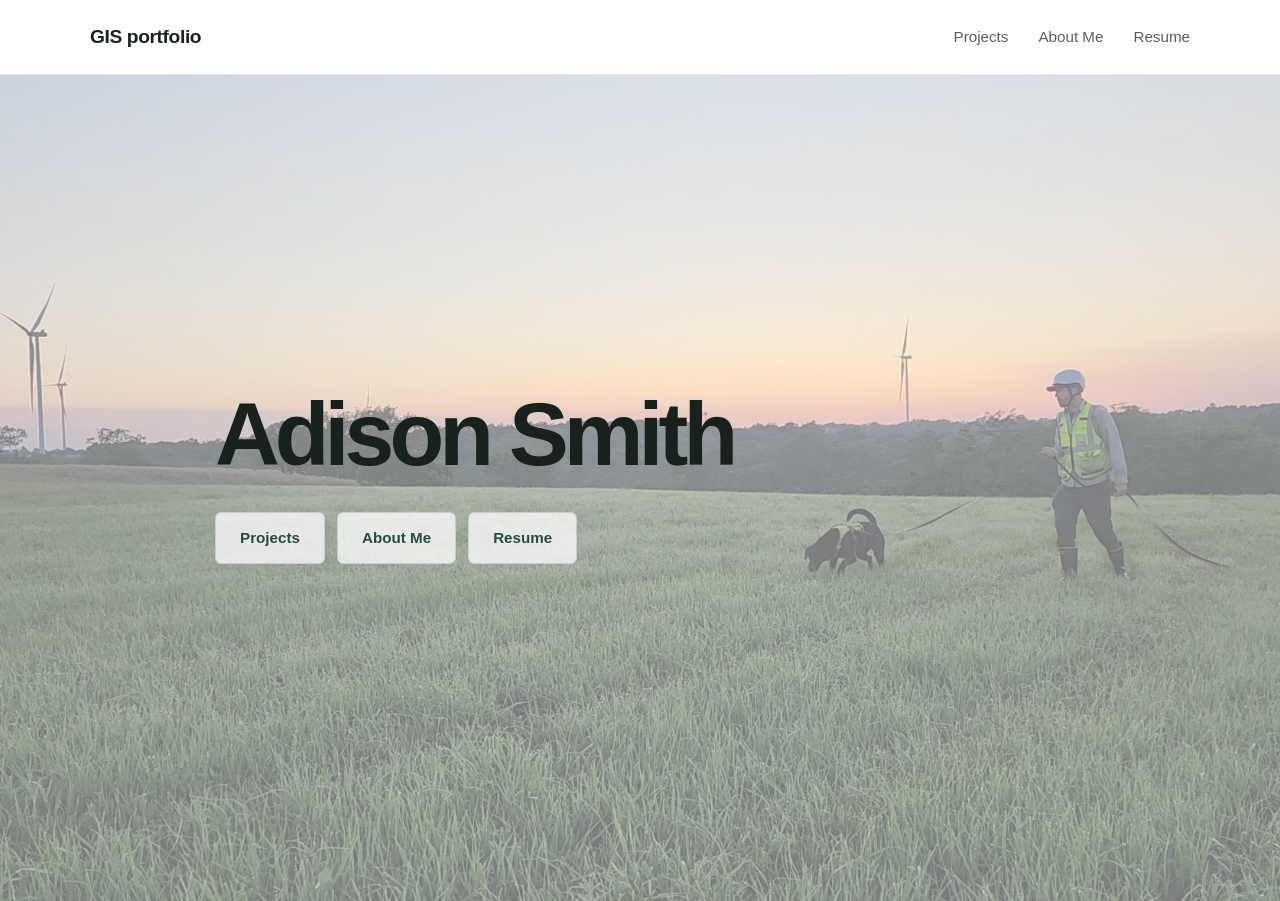
<file: index.html>
<!DOCTYPE html>
<html lang="en">

<head>
    <meta charset="UTF-8">
    <meta name="viewport" content="width=device-width, initial-scale=1.0">

    <title>Adison Smith | GIS Portfolio</title>

    <link rel="stylesheet" href="style.css">
</head>

<body>

    <header class="site-header">

        <div class="container header-inner">

            <a href="index.html" class="logo">
                GIS portfolio
            </a>

            <nav class="main-nav">
                <a href="projects.html">Projects</a>
                <a href="about.html">About Me</a>
                <a href="resume.html">Resume</a>
            </nav>

        </div>

    </header>


    <main>

        <section class="landing">

            <div class="container landing-content">


                <h1>
                    Adison Smith
                </h1>

                <div class="landing-buttons">

                    <a
                        href="projects.html"
                        class="button secondary-button"
                    >
                        Projects
                    </a>

                    <a
                        href="about.html"
                        class="button secondary-button"
                    >
                        About Me
                    </a>

                    <a
                        href="resume.html"
                        class="button secondary-button"
                    >
                        Resume
                    </a>

                </div>

            </div>

        </section>

    </main>

</body>

</html>
</file>
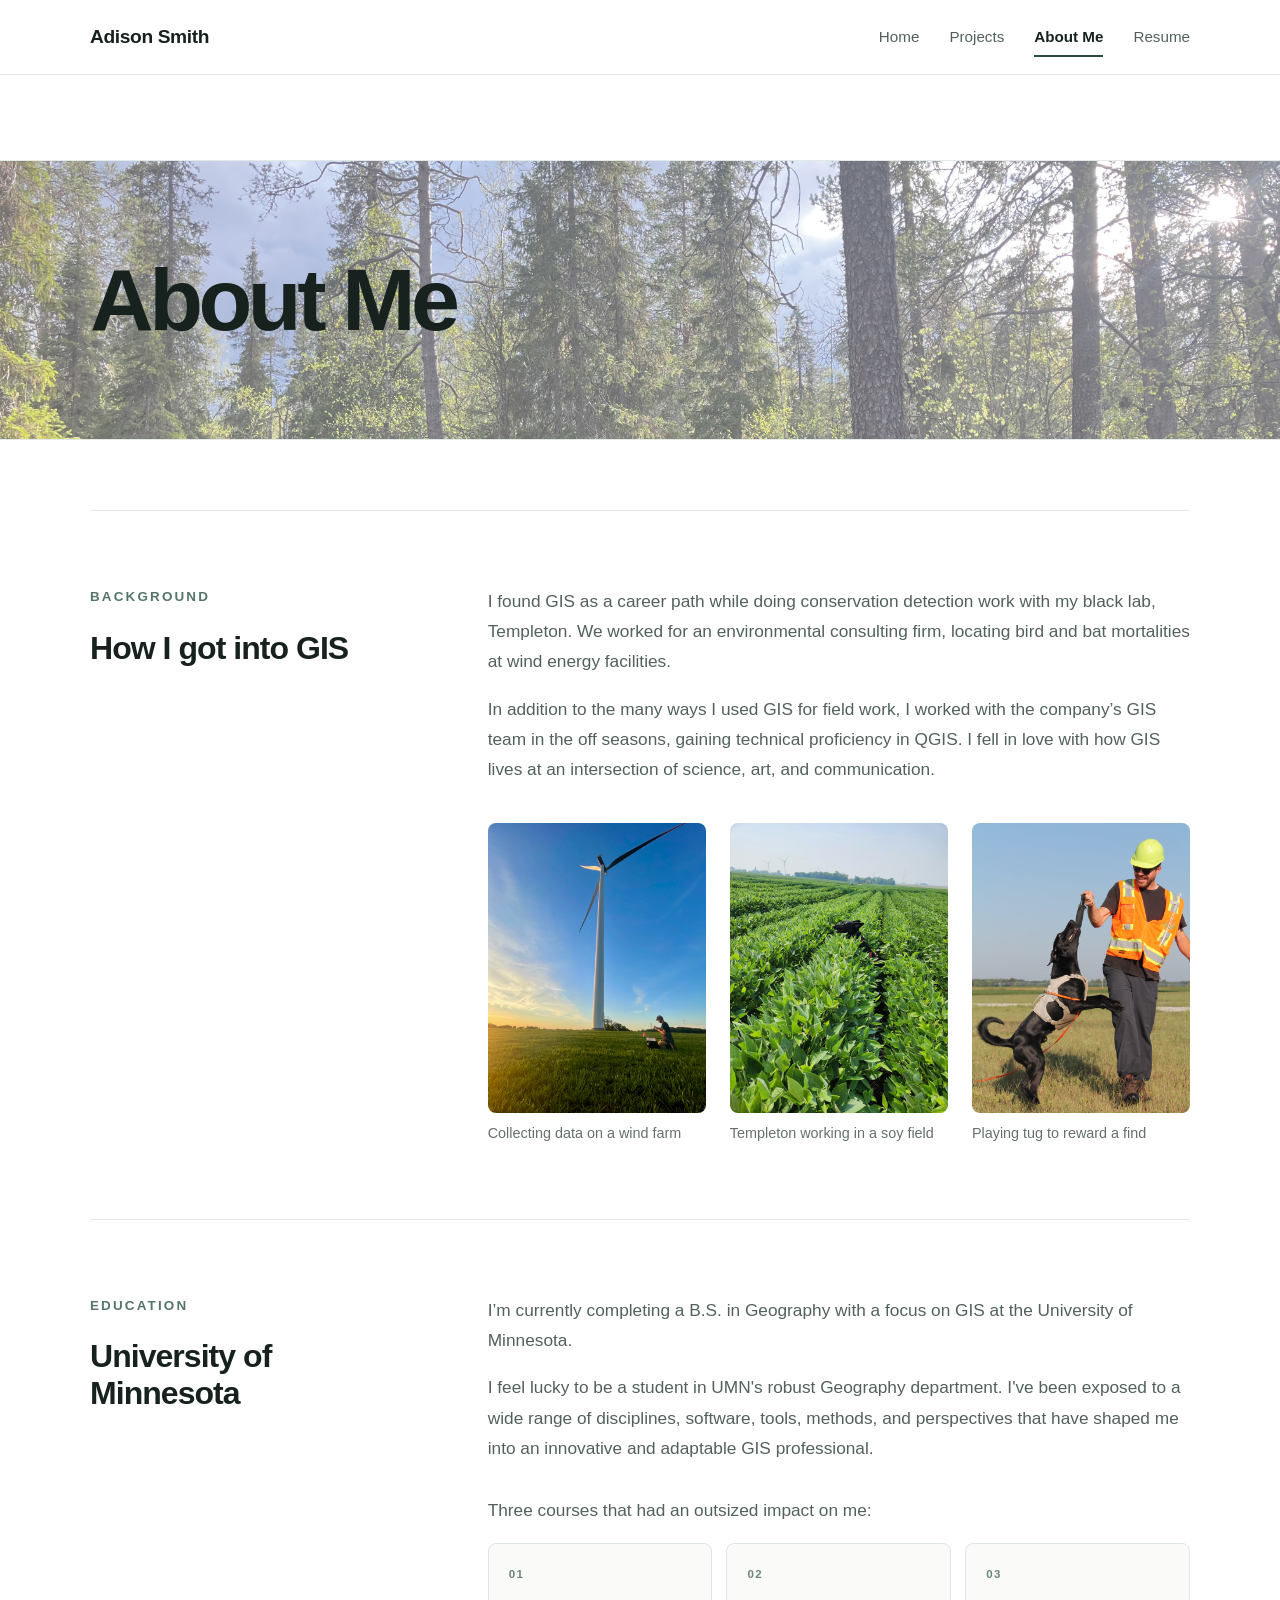
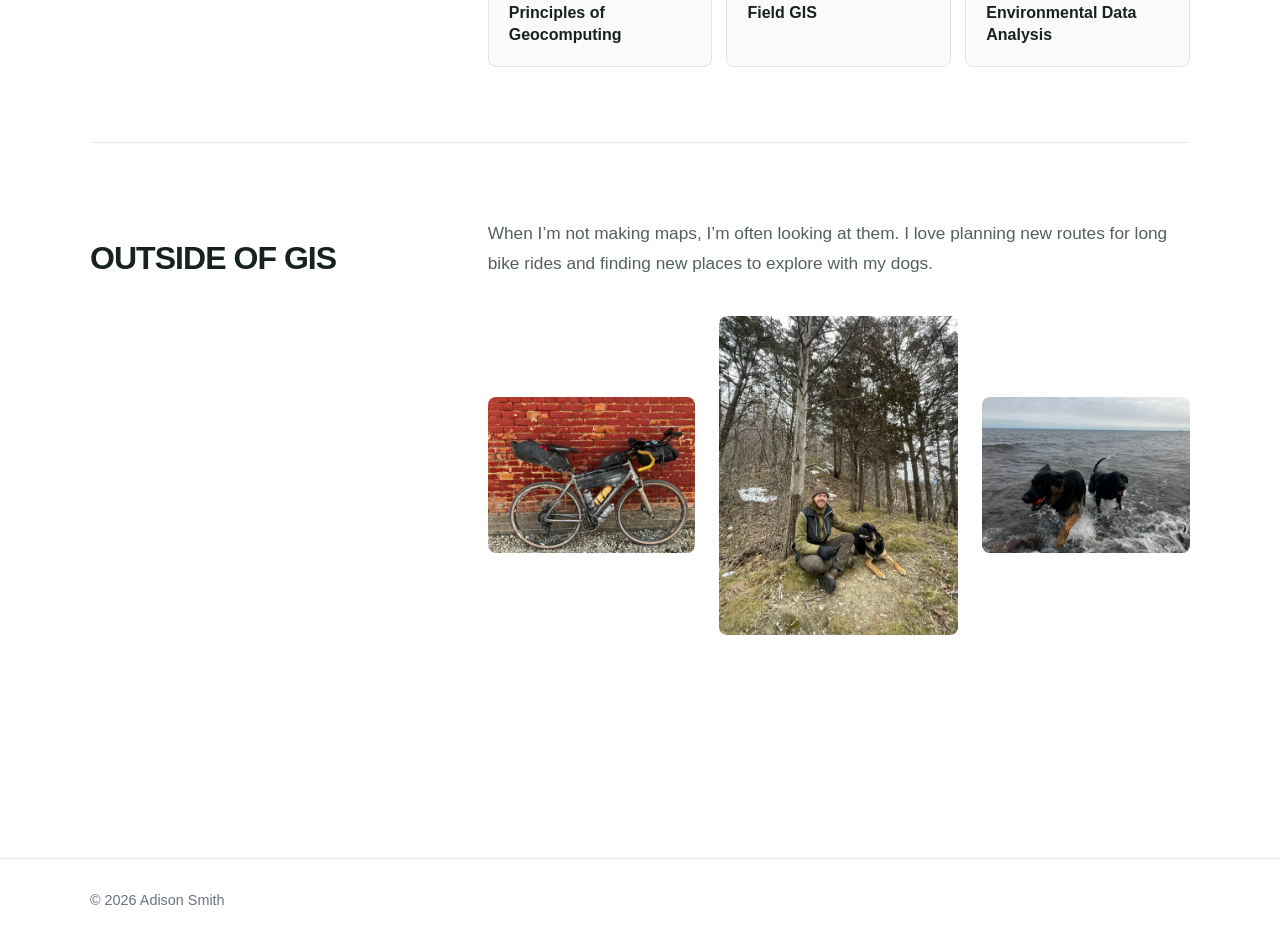
<file: about.html>
<!DOCTYPE html>
<html lang="en">

<head>
    <meta charset="UTF-8">
    <meta name="viewport" content="width=device-width, initial-scale=1.0">

    <title>About | Adison Smith</title>

    <link rel="stylesheet" href="style.css">
</head>

<body>

    <header class="site-header">

        <div class="container header-inner">

            <a href="index.html" class="logo">
                Adison Smith
            </a>

            <nav class="main-nav">
                <a href="index.html">Home</a>
                <a href="projects.html">Projects</a>
                <a href="about.html" class="active">About Me</a>
                <a href="resume.html">Resume</a>
            </nav>

        </div>

    </header>


    <main>

        <section class="about-page">

            <div class="container">


                <!-- PAGE HEADER -->

                <div class="about-page-header">

                    

                    <h1>
                        About Me
                    </h1>

                </div>


                <!-- BACKGROUND -->

                <section class="about-story-section">

                    <div class="about-section-heading">

                        <p class="eyebrow">
                            BACKGROUND
                        </p>

                        <h2>
                            How I got into GIS
                        </h2>

                    </div>

                    <div class="about-section-content">

                        <div class="about-text">

                            <p>
                                I found GIS as a career path while doing
                                conservation detection work with my black lab,
                                Templeton. We worked for an environmental consulting
                                firm, locating bird and bat mortalities at wind energy
                                facilities.
                            </p>

                            <p>
                                In addition to the many ways I used GIS for
                                field work, I worked with the company’s GIS team in
                                the off seasons, gaining technical proficiency in QGIS.
                                I fell in love with how GIS lives at an
                                intersection of science, art, and communication.
                            </p>

                        </div>


                        <div class="about-photo-grid">

                            <figure class="about-photo">

                                <img
                                    src="photos/data_collection.jpeg"
                                    alt="Fieldwork"
                                >

                                <figcaption>
                                    Collecting data on a wind farm
                                </figcaption>

                            </figure>


                            <figure class="about-photo">

                                <img
                                    src="photos/temp_soy.JPEG"
                                    alt="Templeton working"
                                >

                                <figcaption>
                                    Templeton working in a soy field
                                </figcaption>

                            </figure>


                            <figure class="about-photo">

                                <img
                                    src="photos/temp_playing.jpeg"
                                    alt="Environmental field survey work"
                                >

                                <figcaption>
                                    Playing tug to reward a find
                                </figcaption>

                            </figure>

                        </div>

                    </div>

                </section>


                <!-- EDUCATION -->

                <section class="about-story-section">

                    <div class="about-section-heading">

                        <p class="eyebrow">
                            EDUCATION
                        </p>

                        <h2>
                            University of Minnesota
                        </h2>

                    </div>

                    <div class="about-section-content">

                        <div class="about-text">

                            <p>
                                I’m currently completing a B.S. in Geography with a
                                focus on GIS at the University of Minnesota.
                            </p>

                           <p>
                                I feel lucky to be a student in UMN's robust Geography department.
                                I've been exposed to a wide range of disciplines, software, tools,
                                methods, and perspectives that have shaped me into an innovative
                                and adaptable GIS professional.
                            </p>
                            
                            <p class="course-intro">
                                Three courses that had an outsized impact on me:
                            </p>
                            
                            <div class="course-grid">
                                <div class="course-card">
                                    <span>01</span>
                                    <h3>Principles of Geocomputing</h3>
                                </div>
                            
                                <div class="course-card">
                                    <span>02</span>
                                    <h3>Field GIS</h3>
                                </div>
                            
                                <div class="course-card">
                                    <span>03</span>
                                    <h3>Environmental Data Analysis</h3>
                                </div>
                            </div>

                </section>


                <!-- OUTSIDE OF GIS -->

                <section class="about-story-section">

                    <div class="about-section-heading">

                        <p class="eyebrow">
                            
                        </p>

                        <h2>
                            OUTSIDE OF GIS
                        </h2>

                    </div>

                    <div class="about-section-content">

                        <div class="about-text">

                            <p>
                                When I’m not making maps, I’m often looking at them.
                                I love planning new routes for long bike rides and
                                finding new places to explore with my dogs. 
                            </p>

                        </div>


                        <div class="about-photo-grid outside-photo-grid">

                            <figure class="about-photo">

                                <img
                                    src="photos/bike.jpeg"
                                    alt="Cycling"
                                >

                              

                            </figure>


                            <figure class="about-photo">

                                <img
                                    src="photos/me_turb.jpeg"
                                    alt="Exploring outdoors"
                                >

                

                            </figure>


                            <figure class="about-photo">

                                <img
                                    src="photos/boys.jpeg"
                                    alt="Two of my dogs"
                                >

                               

                            </figure>

                        </div>


                        <div class="about-text about-ending">

                            <p>
                               
                            </p>

                        </div>

                    </div>

                </section>


            </div>

        </section>

    </main>


    <footer class="site-footer">

        <div class="container footer-inner">

            <p>
                © 2026 Adison Smith
            </p>

        </div>

    </footer>

</body>

</html>
</file>
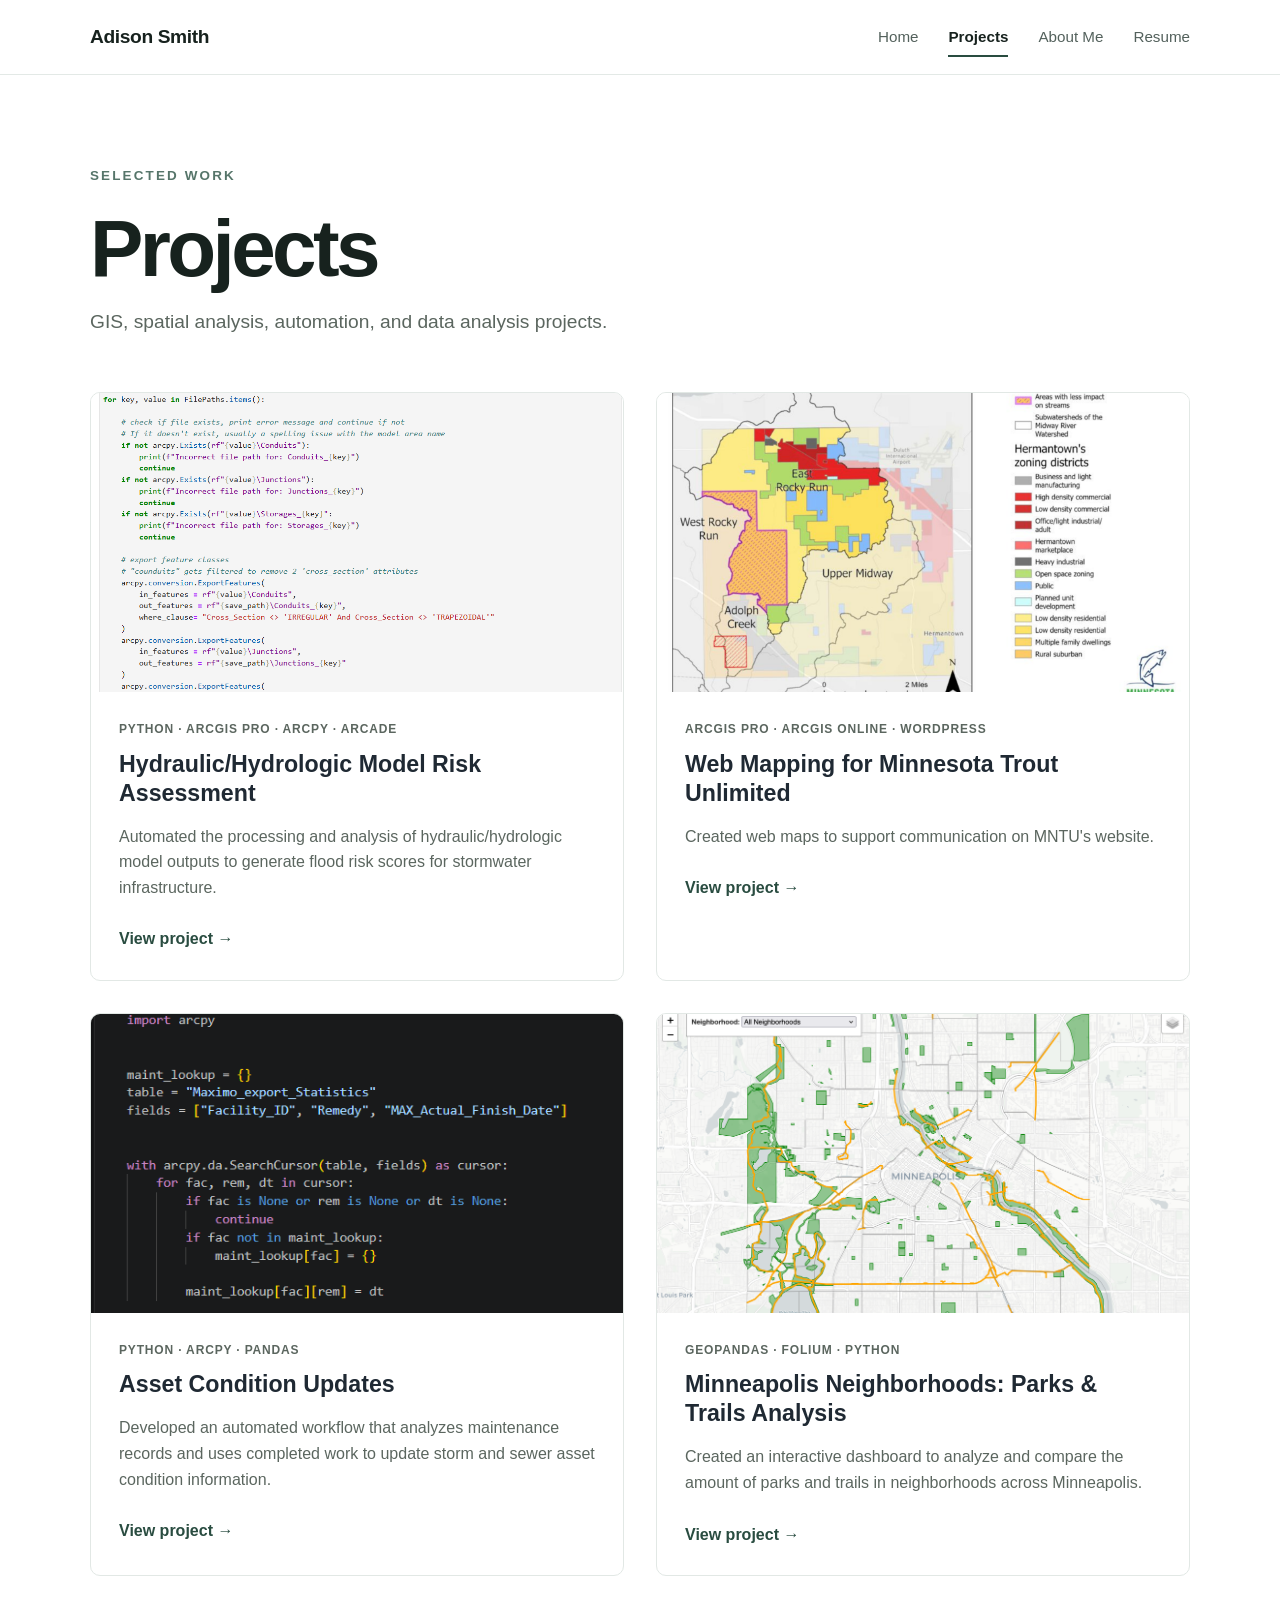
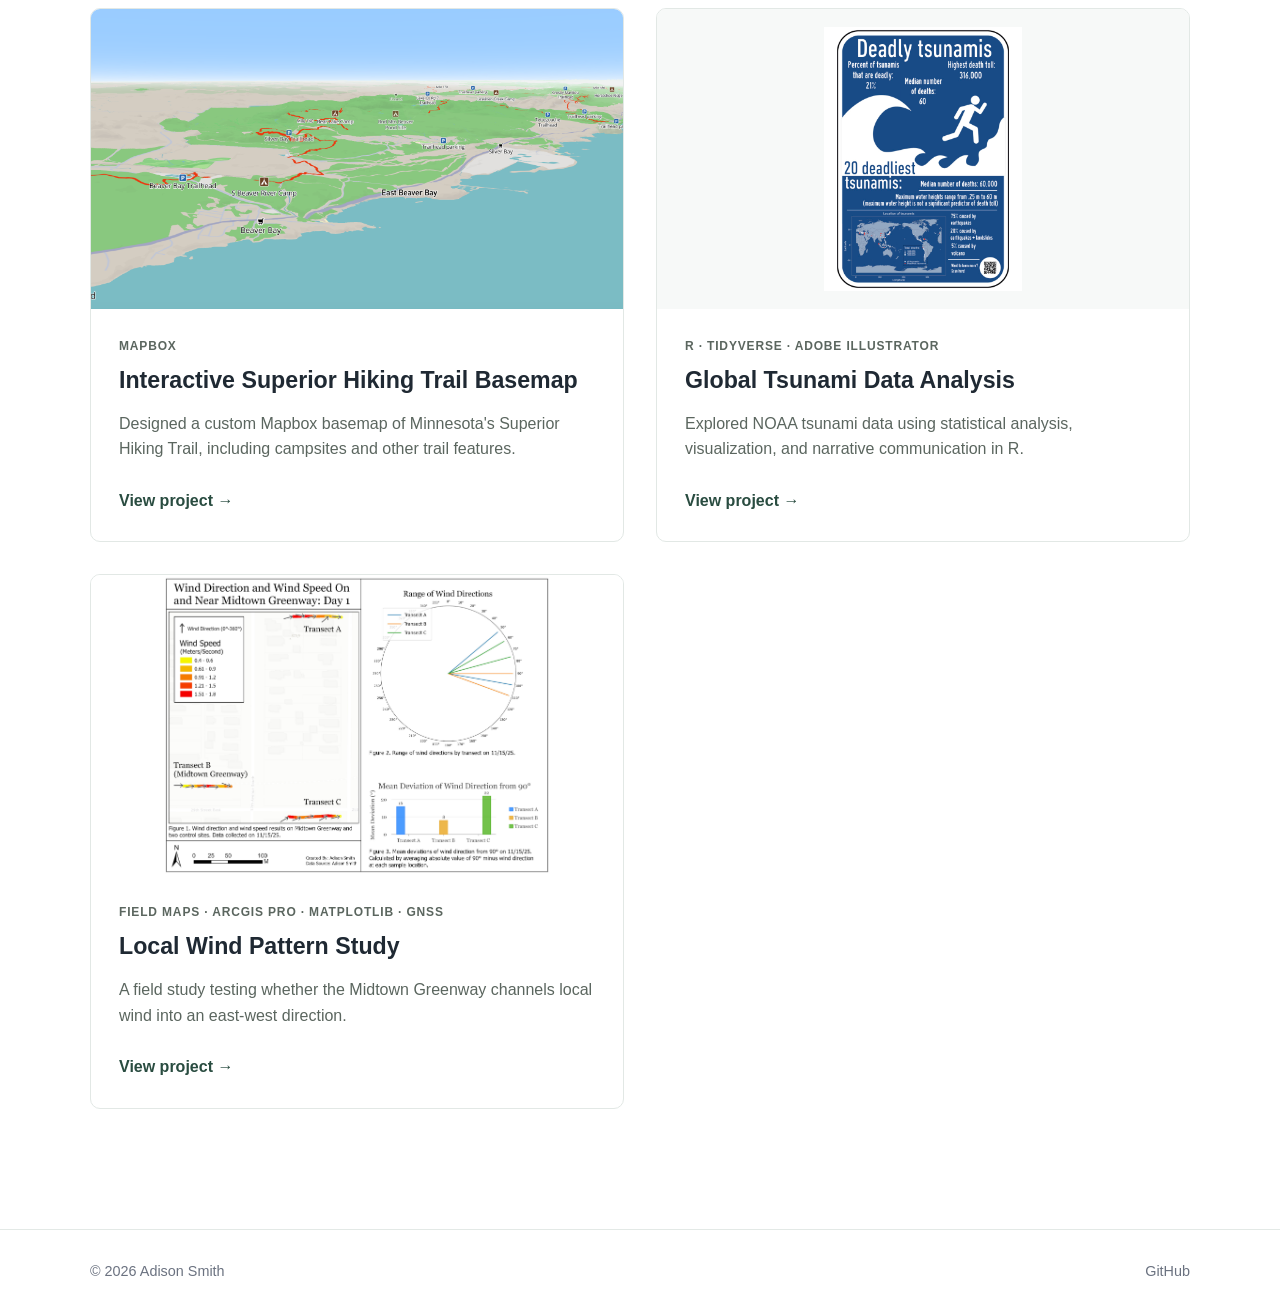
<file: projects.html>
<!DOCTYPE html>
<html lang="en">

<head>
    <meta charset="UTF-8">
    <meta name="viewport" content="width=device-width, initial-scale=1.0">

    <meta
        name="description"
        content="Adison Smith GIS projects"
    >

    <title>Projects | Adison Smith</title>

    <link rel="stylesheet" href="style.css">
</head>

<body>

    <header class="site-header">

        <div class="container header-inner">

            <a href="index.html" class="logo">
                Adison Smith
            </a>

            <nav class="main-nav">
                <a href="index.html">Home</a>
                <a href="projects.html" class="active">Projects</a>
                <a href="about.html">About Me</a>
                <a href="resume.html">Resume</a>
            </nav>

        </div>

    </header>


    <main>

        <section class="projects-page">

            <div class="container">

                <div class="page-heading">

                    <p class="eyebrow">
                        SELECTED WORK
                    </p>

                    <h1>
                        Projects
                    </h1>

                    <p class="page-description">
                        GIS, spatial analysis, automation,
                        and data analysis projects.
                    </p>

                </div>


                <div class="project-grid">


                    <!-- HYDRAULIC / HYDROLOGIC MODEL -->

                    <article class="project-card">

                        <a
                            href="projects/hydraulic-risk.html"
                            class="project-image-link"
                        >

                            <img
                                src="photos/LOF.png"
                                alt="Hydraulic and hydrologic model risk assessment"
                                class="project-thumbnail"
                            >

                        </a>

                        <div class="project-content">

                            <p class="project-type">
                                PYTHON · ARCGIS PRO · ARCPY · ARCADE
                            </p>

                            <h2>
                                Hydraulic/Hydrologic Model Risk Assessment
                            </h2>

                            <p>
                                Automated the processing and analysis of
                                hydraulic/hydrologic model outputs to generate
                                flood risk scores for stormwater infrastructure.
                            </p>

                            <a
                                href="projects/hydraulic-risk.html"
                                class="project-link"
                            >
                                View project →
                            </a>

                        </div>

                    </article>


                    <!-- MINNESOTA TROUT UNLIMITED -->

                    <article class="project-card">

                        <a
                            href="projects/trout-unlimited.html"
                            class="project-image-link"
                        >
                            <img
                                src="photos/midway.png"
                                alt="Web mapping project for Minnesota Trout Unlimited"
                                class="project-thumbnail"
                            >
                        </a>

                        <div class="project-content">

                            <p class="project-type">
                                ARCGIS PRO · ARCGIS ONLINE · WORDPRESS
                            </p>

                            <h2>
                                Web Mapping for Minnesota Trout Unlimited
                            </h2>

                            <p>
                                Created web maps to support communication
                                on MNTU's website.
                            </p>

                            <a
                                href="projects/trout-unlimited.html"
                                class="project-link"
                            >
                                View project →
                            </a>

                        </div>

                    </article>


                    <!-- WORK ORDER CLASSIFICATION -->

                    <article class="project-card">

                        <a
                            href="projects/maintenance-condition.html"
                            class="project-image-link"
                        >

                            <img
                                src="photos/SearchCursor.png"
                                alt="Code for Arcpy SearchCursor"
                                class="project-thumbnail"
                            >

                        </a>

                        <div class="project-content">

                            <p class="project-type">
                                PYTHON · ARCPY · PANDAS
                            </p>

                            <h2>
                                Asset Condition Updates
                            </h2>

                            <p>
                                Developed an automated workflow that analyzes maintenance
                                records and uses completed work to update storm and sewer
                                asset condition information.
                            </p>

                            <a
                                href="projects/maintenance-condition.html"
                                class="project-link"
                            >
                                View project →
                            </a>

                        </div>

                    </article>


                    <!-- MINNEAPOLIS PARKS & TRAILS -->

                    <article class="project-card">

                        <a
                            href="projects/minneapolis-parks.html"
                            class="project-image-link"
                        >
                            <img
                                src="photos/neighborhood_map.png"
                                alt="Minneapolis Neighborhood Parks and Trails map"
                                class="project-thumbnail"
                            >
                        </a>

                        <div class="project-content">

                            <p class="project-type">
                                GEOPANDAS · FOLIUM · PYTHON
                            </p>

                            <h2>
                                Minneapolis Neighborhoods:
                                Parks & Trails Analysis
                            </h2>

                            <p>
                                Created an interactive dashboard to analyze
                                and compare the amount of parks and trails in
                                neighborhoods across Minneapolis.
                            </p>

                            <a
                                href="projects/minneapolis-parks.html"
                                class="project-link"
                            >
                                View project →
                            </a>

                        </div>

                    </article>


                    <!-- SUPERIOR HIKING TRAIL -->

                    <article class="project-card">

                        <a
                            href="projects/superior-hiking-trail.html"
                            class="project-image-link"
                        >
                            <img
                                src="photos/SHT.png"
                                alt="Interactive Superior Hiking Trail basemap"
                                class="project-thumbnail"
                            >
                        </a>

                        <div class="project-content">

                            <p class="project-type">
                                MAPBOX
                            </p>

                            <h2>
                                Interactive Superior Hiking Trail Basemap
                            </h2>

                            <p>
                                Designed a custom Mapbox basemap of Minnesota's
                                Superior Hiking Trail, including campsites
                                and other trail features.
                            </p>

                            <a
                                href="projects/superior-hiking-trail.html"
                                class="project-link"
                            >
                                View project →
                            </a>

                        </div>

                    </article>


                    <!-- TSUNAMI PROJECT -->

                    <article class="project-card">

                        <a
                            href="projects/tsunami.html"
                            class="project-image-link"
                        >
                           
                            <img
                                src="photos/poster.jpeg"
                                alt="Tsunami data infographic"
                                class="project-thumbnail tsunami-thumbnail"
                            >
                        </a>

                        <div class="project-content">

                            <p class="project-type">
                                R · TIDYVERSE · ADOBE ILLUSTRATOR
                            </p>

                            <h2>
                                Global Tsunami Data Analysis
                            </h2>

                            <p>
                                Explored NOAA tsunami data using statistical analysis,
                                visualization, and narrative communication in R.
                            </p>

                            <a
                                href="projects/tsunami.html"
                                class="project-link"
                            >
                                View project →
                            </a>

                        </div>

                    </article>


                    <!-- WIND STUDY -->

                    <article class="project-card">

                        <a
                            href="projects/wind-study.html"
                            class="project-image-link"
                        >
                            <img
                                src="photos/Day1.jpg"
                                alt="Local Wind Pattern Study"
                                class="project-thumbnail wind-thumbnail"
                            >
                        </a>

                        <div class="project-content">

                            <p class="project-type">
                                FIELD MAPS · ARCGIS PRO · MATPLOTLIB · GNSS
                            </p>

                            <h2>
                                Local Wind Pattern Study
                            </h2>

                            <p>
                                A field study testing whether the Midtown Greenway
                                channels local wind into an east-west direction.
                            </p>

                            <a
                                href="projects/wind-study.html"
                                class="project-link"
                            >
                                View project →
                            </a>

                        </div>

                    </article>


                </div>

            </div>

        </section>

    </main>


    <footer class="site-footer">

        <div class="container footer-inner">

            <p>
                © 2026 Adison Smith
            </p>

            <a
                href="https://github.com/adisonsmith"
                target="_blank"
            >
                GitHub
            </a>

        </div>

    </footer>

</body>

</html>
</file>
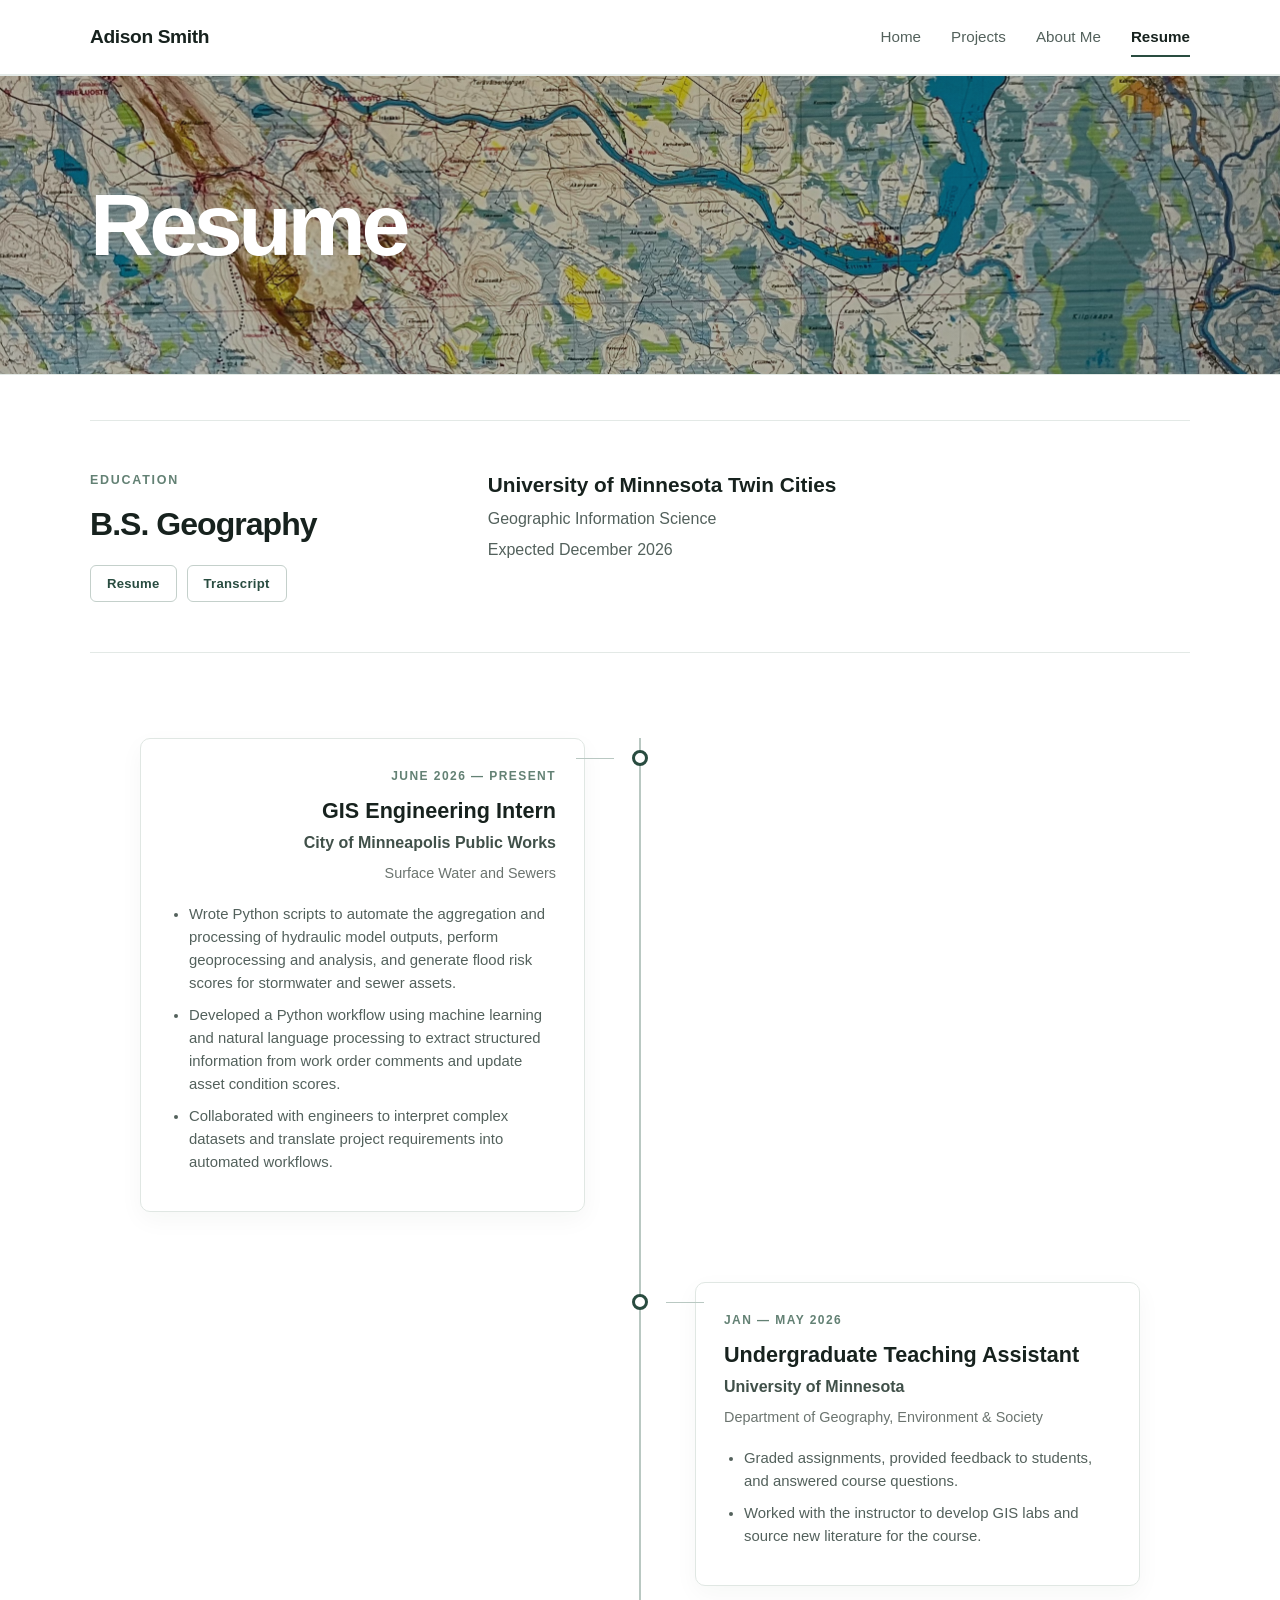
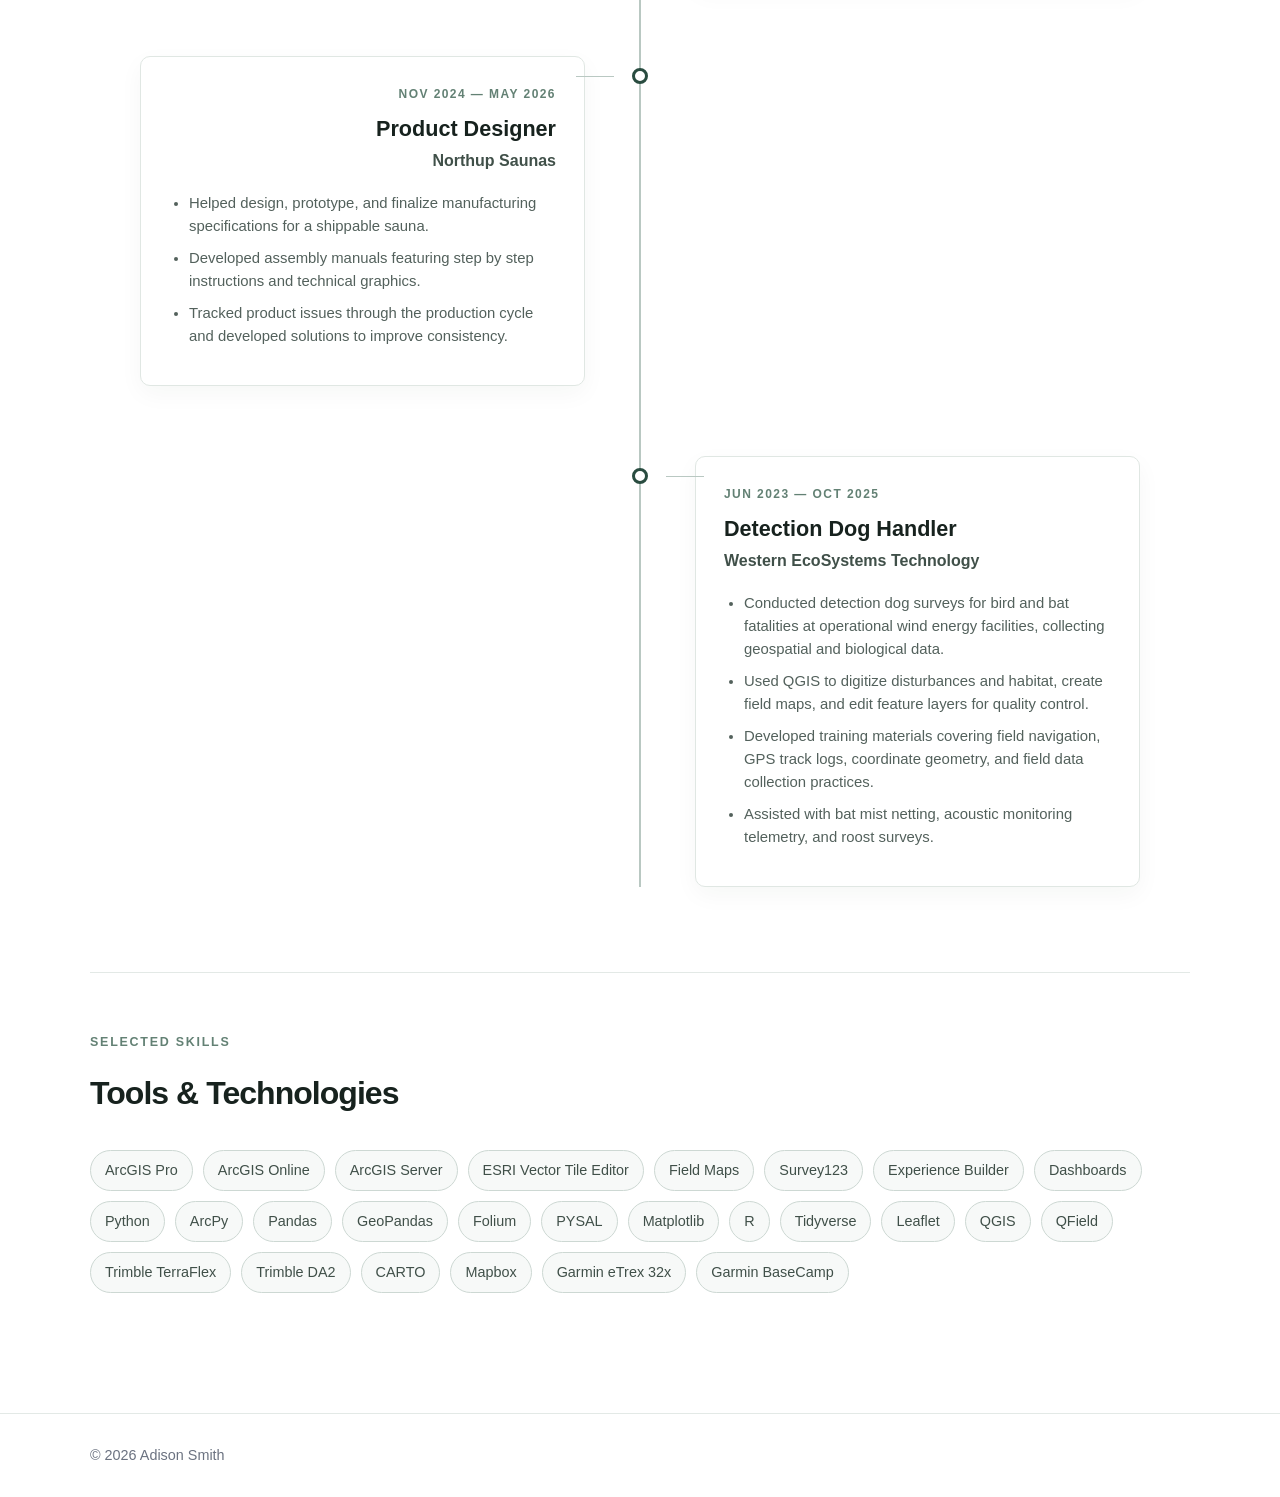
<file: resume.html>
<!DOCTYPE html>
<html lang="en">

<head>
    <meta charset="UTF-8">
    <meta name="viewport" content="width=device-width, initial-scale=1.0">

    <meta
        name="description"
        content="Resume and professional experience of Adison Smith"
    >

    <title>Resume | Adison Smith</title>

    <link rel="stylesheet" href="style.css">
</head>

<body>

    <!-- ==================================
         HEADER
    ================================== -->

    <header class="site-header">

        <div class="container header-inner">

            <a href="index.html" class="logo">
                Adison Smith
            </a>

            <nav class="main-nav">
                <a href="index.html">Home</a>
                <a href="projects.html">Projects</a>
                <a href="about.html">About Me</a>
                <a href="resume.html" class="active">Resume</a>
            </nav>

        </div>

    </header>


    <!-- ==================================
         MAIN
    ================================== -->

    <main>

        <section class="resume-page">


            <!-- ==================================
                 FULL-WIDTH BANNER
            ================================== -->

            <div class="resume-banner">

                <div class="resume-banner-content">

                    <h1>
                        Resume
                    </h1>

                </div>

            </div>


            <!-- ==================================
                 EDUCATION
            ================================== -->

            <section class="resume-education">

                <div>

                    <p class="resume-label">
                        Education
                    </p>

                    <h2>
                        B.S. Geography
                    </h2>
                  <div class="resume-doc-links">

                    <a
                        href="documents/resume.pdf"
                        class="button secondary-button small-button"
                        target="_blank"
                        rel="noopener"
                    >
                        Resume
                    </a>
                
                    <a
                        href="documents/transcript.pdf"
                        class="button secondary-button small-button"
                        target="_blank"
                        rel="noopener"
                    >
                        Transcript
                    </a>
                
                </div>
                </div>


                <div class="resume-education-details">

                    <h3>
                        University of Minnesota Twin Cities
                    </h3>

                    <p>
                        Geographic Information Science
                    </p>

                    <p>
                        Expected December 2026
                    </p>

                </div>

            </section>


            <!-- ==================================
                 EXPERIENCE
            ================================== -->

            <section class="resume-experience">

                <div class="timeline">


                    <!-- CITY OF MINNEAPOLIS -->

                    <article class="timeline-item timeline-left">

                        <div class="timeline-marker"></div>

                        <div class="timeline-content">

                            <span class="timeline-date">
                                June 2026 — Present
                            </span>

                            <h2>
                                GIS Engineering Intern
                            </h2>

                            <h3>
                                City of Minneapolis Public Works
                            </h3>

                            <p class="timeline-subtitle">
                                Surface Water and Sewers
                            </p>

                            <ul>

                                <li>
                                    Wrote Python scripts to automate the
                                    aggregation and processing of hydraulic
                                    model outputs, perform geoprocessing and
                                    analysis, and generate flood risk scores
                                    for stormwater and sewer assets.
                                </li>

                                <li>
                                    Developed a Python workflow using machine
                                    learning and natural language processing
                                    to extract structured information from
                                    work order comments and update asset
                                    condition scores.
                                </li>

                                <li>
                                    Collaborated with engineers to interpret
                                    complex datasets and translate project
                                    requirements into automated workflows.
                                </li>

                            </ul>

                        </div>

                    </article>


                    <!-- UNIVERSITY OF MINNESOTA -->

                    <article class="timeline-item timeline-right">

                        <div class="timeline-marker"></div>

                        <div class="timeline-content">

                            <span class="timeline-date">
                                Jan — May 2026
                            </span>

                            <h2>
                                Undergraduate Teaching Assistant
                            </h2>

                            <h3>
                                University of Minnesota
                            </h3>

                            <p class="timeline-subtitle">
                                Department of Geography, Environment & Society
                            </p>

                            <ul>

                                <li>
                                    Graded assignments, provided feedback
                                    to students, and answered course questions.
                                </li>

                                <li>
                                    Worked with the instructor to develop
                                    GIS labs and source new literature
                                    for the course.
                                </li>

                            </ul>

                        </div>

                    </article>


                    <!-- NORTHUP SAUNAS -->

                    <article class="timeline-item timeline-left">

                        <div class="timeline-marker"></div>

                        <div class="timeline-content">

                            <span class="timeline-date">
                                Nov 2024 — May 2026
                            </span>

                            <h2>
                                Product Designer
                            </h2>

                            <h3>
                                Northup Saunas
                            </h3>

                            <ul>

                                <li>
                                    Helped design, prototype, and finalize
                                    manufacturing specifications for a
                                    shippable sauna.
                                </li>

                                <li>
                                    Developed assembly manuals featuring
                                    step by step instructions and technical
                                    graphics.
                                </li>

                                <li>
                                    Tracked product issues through the
                                    production cycle and developed solutions
                                    to improve consistency.
                                </li>

                            </ul>

                        </div>

                    </article>


                    <!-- WEST -->

                    <article class="timeline-item timeline-right">

                        <div class="timeline-marker"></div>

                        <div class="timeline-content">

                            <span class="timeline-date">
                                Jun 2023 — Oct 2025
                            </span>

                            <h2>
                                Detection Dog Handler
                            </h2>

                            <h3>
                                Western EcoSystems Technology
                            </h3>

                            <ul>

                                <li>
                                    Conducted detection dog surveys for bird
                                    and bat fatalities at operational wind
                                    energy facilities, collecting
                                    geospatial and biological data.
                                </li>

                                <li>
                                    Used QGIS to digitize disturbances and
                                    habitat, create field maps, and edit
                                    feature layers for quality control.
                                </li>

                                <li>
                                    Developed training materials covering
                                    field navigation, GPS track logs,
                                    coordinate geometry, and field data
                                    collection practices.
                                </li>

                                <li>
                                    Assisted with bat mist netting, acoustic monitoring
                                    telemetry, and roost surveys.
                                </li>

                            </ul>

                        </div>

                    </article>


                </div>

            </section>


            <!-- ==================================
                 SKILLS
            ================================== -->

            <section class="resume-skills">

                <p class="resume-label">
                    Selected Skills
                </p>

                <h2>
                    Tools & Technologies
                </h2>

                <div class="skill-list">

                    <span>ArcGIS Pro</span>
                    <span>ArcGIS Online</span>
                    <span>ArcGIS Server</span>
                    <span>ESRI Vector Tile Editor</span>
                    <span>Field Maps</span>
                    <span>Survey123</span>
                    <span>Experience Builder</span>
                    <span>Dashboards</span>

                    <span>Python</span>
                    <span>ArcPy</span>
                    <span>Pandas</span>
                    <span>GeoPandas</span>
                    <span>Folium</span>
                    <span>PYSAL</span>
                    <span>Matplotlib</span>

                    <span>R</span>
                    <span>Tidyverse</span>

                    <span>Leaflet</span>
                    <span>QGIS</span>
                    <span>QField</span>

                    <span>Trimble TerraFlex</span>
                    <span>Trimble DA2</span>

        
                    <span>CARTO</span>
                    <span>Mapbox</span>

                    <span>Garmin eTrex 32x</span>
                    <span>Garmin BaseCamp</span>

                </div>

            </section>


        </section>

    </main>


    <!-- ==================================
         FOOTER
    ================================== -->

    <footer class="site-footer">

        <div class="container footer-inner">

            <p>
                © 2026 Adison Smith
            </p>

        </div>

    </footer>

</body>

</html>
</file>
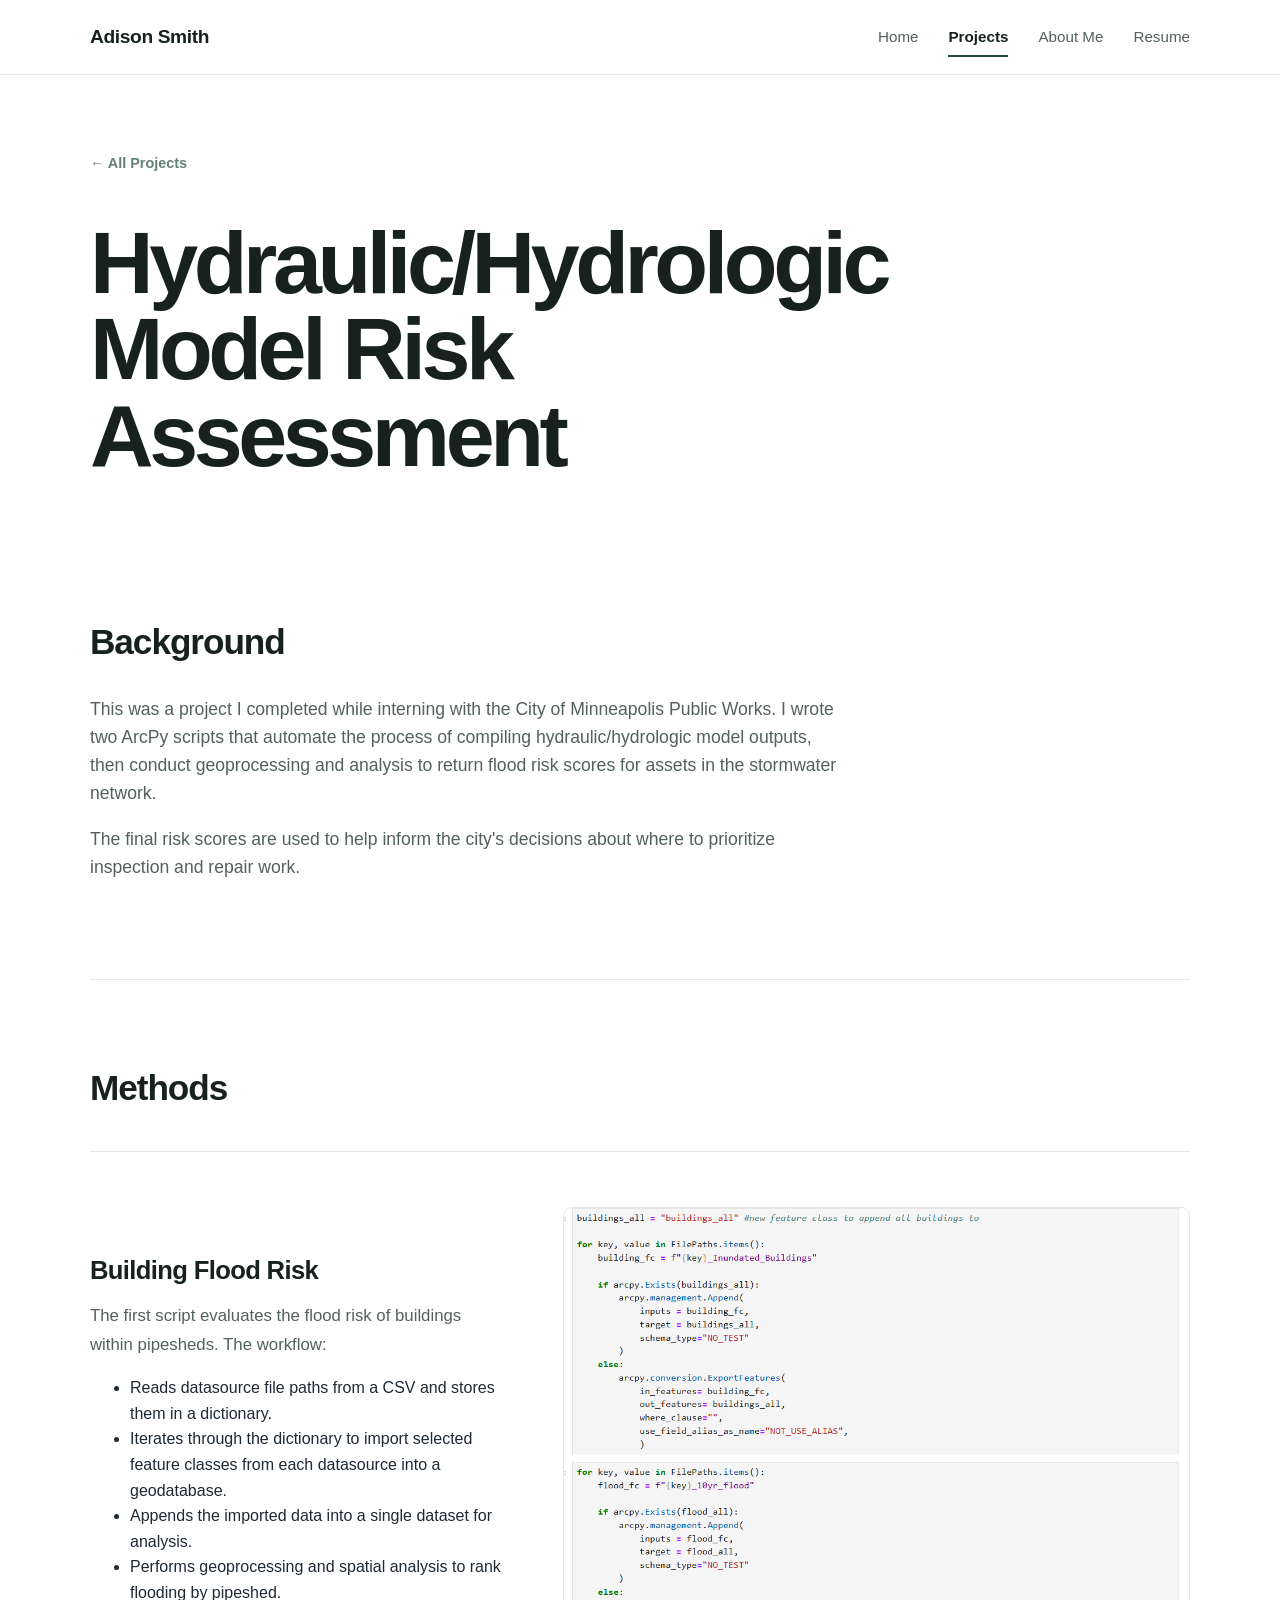
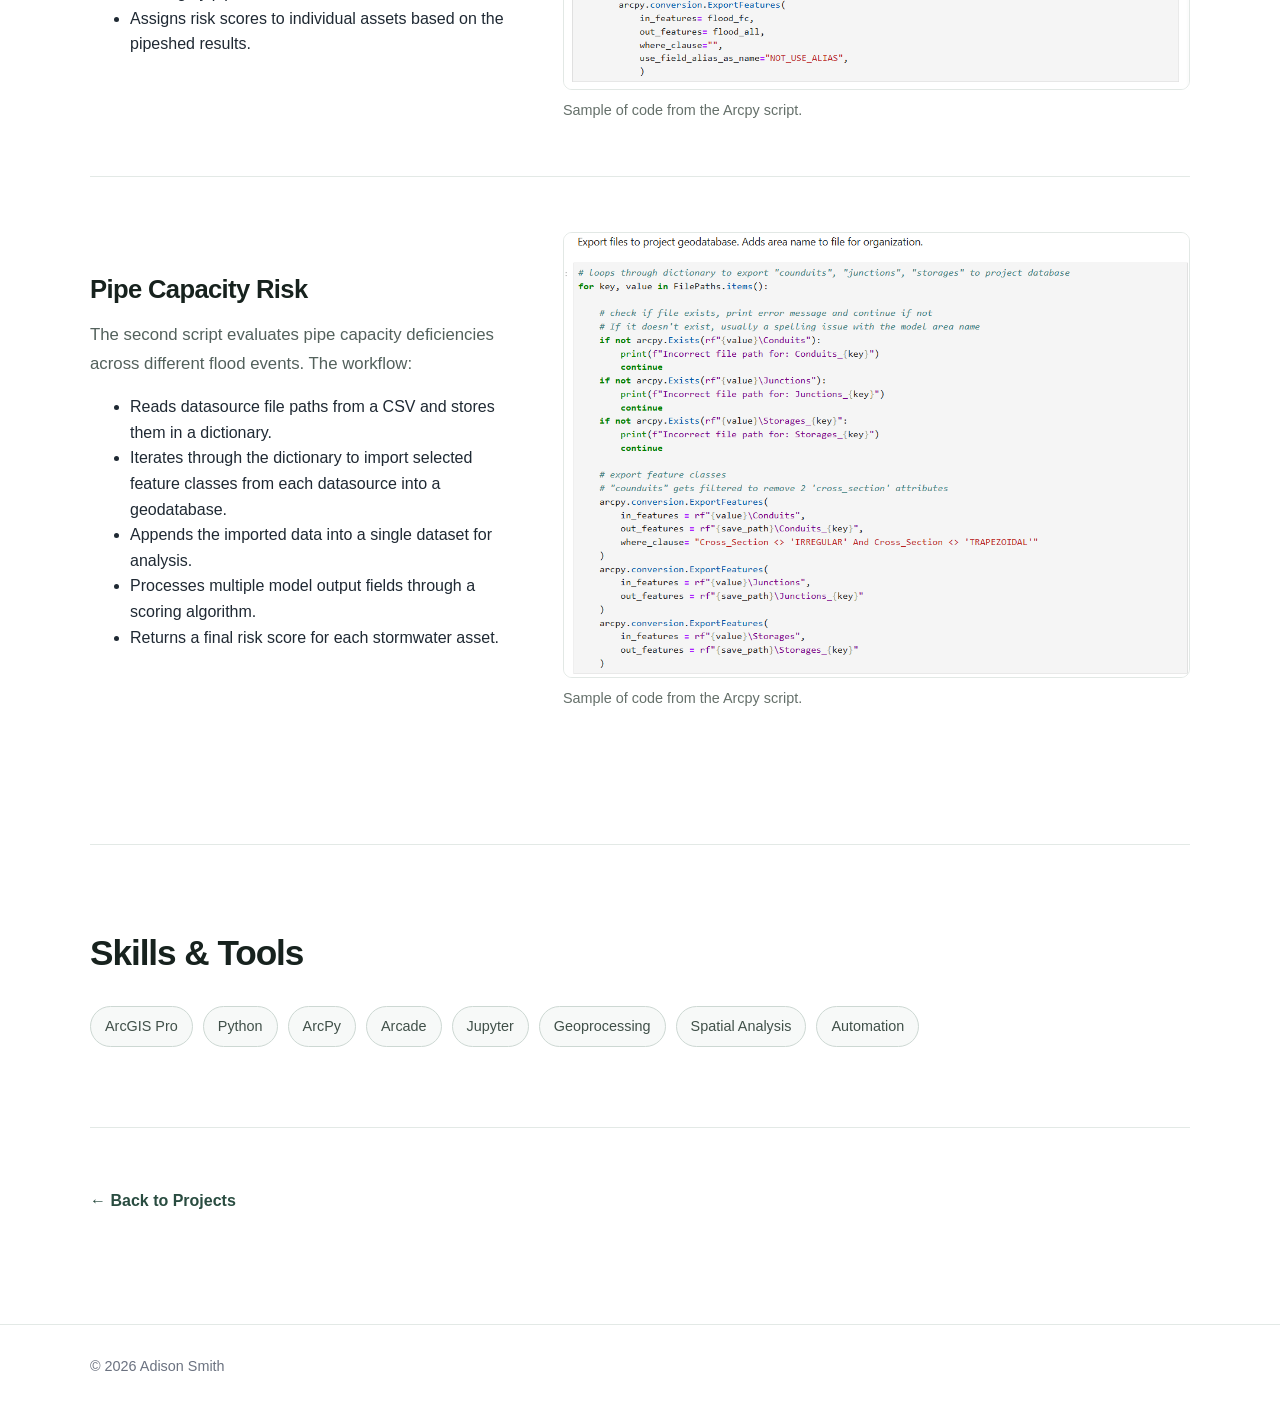
<file: projects/hydraulic-risk.html>
<!DOCTYPE html>
<html lang="en">

<head>
    <meta charset="UTF-8">
    <meta name="viewport" content="width=device-width, initial-scale=1.0">

    <meta
        name="description"
        content="Hydraulic and hydrologic model risk assessment project by Adison Smith"
    >

    <title>Hydraulic/Hydrologic Model Risk Assessment | Adison Smith</title>

    <link rel="stylesheet" href="../style.css">
</head>

<body>

    <header class="site-header">

        <div class="container header-inner">

            <a href="../index.html" class="logo">
                Adison Smith
            </a>

            <nav class="main-nav">
                <a href="../index.html">Home</a>
                <a href="../projects.html" class="active">Projects</a>
                <a href="../about.html">About Me</a>
                <a href="../resume.html">Resume</a>
            </nav>

        </div>

    </header>


    <main>

        <section class="project-detail">

            <div class="container">


                <!-- PROJECT HEADER -->

                <div class="project-header">

                    <a href="../projects.html" class="back-link">
                        ← All Projects
                    </a>

                    <h1>
                        Hydraulic/Hydrologic Model Risk Assessment
                    </h1>

                </div>


                <!-- BACKGROUND -->

                <section class="project-section">

                    <h2>
                        Background
                    </h2>

                    <div class="project-text">

                        <p>
                            This was a project I completed while interning with
                            the City of Minneapolis Public Works. I wrote two
                            ArcPy scripts that automate the process of compiling
                            hydraulic/hydrologic model outputs, then conduct
                            geoprocessing and analysis to return flood risk
                            scores for assets in the stormwater network.
                        </p>

                        <p>
                            The final risk scores are used to help inform the
                            city's decisions about where to prioritize
                            inspection and repair work.
                        </p>


                    </div>

                </section>


                <!-- METHODS -->

                <section class="project-section">

                    <h2>
                        Methods
                    </h2>


                    <!-- SCRIPT 1 -->

                    <div class="webmap-highlight">

                        <div class="webmap-highlight-text">


                            <h3>
                                Building Flood Risk
                            </h3>

                            <p>
                                The first script evaluates the flood risk of
                                buildings within pipesheds. The workflow:
                            </p>

                            <ul>
                                <li>
                                    Reads datasource file paths from a CSV and
                                    stores them in a dictionary.
                                </li>

                                <li>
                                    Iterates through the dictionary to import
                                    selected feature classes from each datasource
                                    into a geodatabase.
                                </li>

                                <li>
                                    Appends the imported data into a single
                                    dataset for analysis.
                                </li>

                                <li>
                                    Performs geoprocessing and spatial analysis
                                    to rank flooding by pipeshed.
                                </li>

                                <li>
                                    Assigns risk scores to individual assets
                                    based on the pipeshed results.
                                </li>
                            </ul>

                        </div>


                        <figure class="webmap-highlight-image">

                        <figure class="webmap-highlight-image">
                        
                            <img
                                src="../photos/COF.png"
                                alt="ArcPy script for building flood risk analysis"
                            >
                            <figcaption>
                                Sample of code from the Arcpy script.
                            </figcaption>
                        </figure>

                        </figure>

                    </div>


                    <!-- SCRIPT 2 -->

                    <div class="webmap-highlight">

                        <div class="webmap-highlight-text">



                            <h3>
                                Pipe Capacity Risk
                            </h3>

                            <p>
                                The second script evaluates pipe capacity
                                deficiencies across different flood events.
                                The workflow:
                            </p>

                            <ul>
                                <li>
                                    Reads datasource file paths from a CSV and
                                    stores them in a dictionary.
                                </li>

                                <li>
                                    Iterates through the dictionary to import
                                    selected feature classes from each datasource
                                    into a geodatabase.
                                </li>

                                <li>
                                    Appends the imported data into a single
                                    dataset for analysis.
                                </li>

                                <li>
                                    Processes multiple model output fields
                                    through a scoring algorithm.
                                </li>

                                <li>
                                    Returns a final risk score for each
                                    stormwater asset.
                                </li>
                            </ul>

                        </div>


                        <figure class="webmap-highlight-image">

                           <figure class="webmap-highlight-image">

                            <img
                                src="../photos/LOF.png"
                                alt="ArcPy script for building flood risk analysis"
                            >
                            <figcaption>
                                Sample of code from the Arcpy script.
                            </figcaption>
                        </figure>

                        </figure>

                    </div>

                </section>


                <!-- SKILLS -->

                <section class="project-section">

                    <h2>
                        Skills & Tools
                    </h2>

                    <div class="skill-list">

                        <span>ArcGIS Pro</span>
                        <span>Python</span>
                        <span>ArcPy</span>
                        <span>Arcade</span>
                        <span>Jupyter</span>
                        <span>Geoprocessing</span>
                        <span>Spatial Analysis</span>
                        <span>Automation</span>

                    </div>

                </section>


                <div class="project-bottom-nav">

                    <a href="../projects.html">
                        ← Back to Projects
                    </a>

                </div>

            </div>

        </section>

    </main>


    <footer class="site-footer">

        <div class="container footer-inner">

            <p>
                © 2026 Adison Smith
            </p>

        </div>

    </footer>

</body>

</html>
</file>
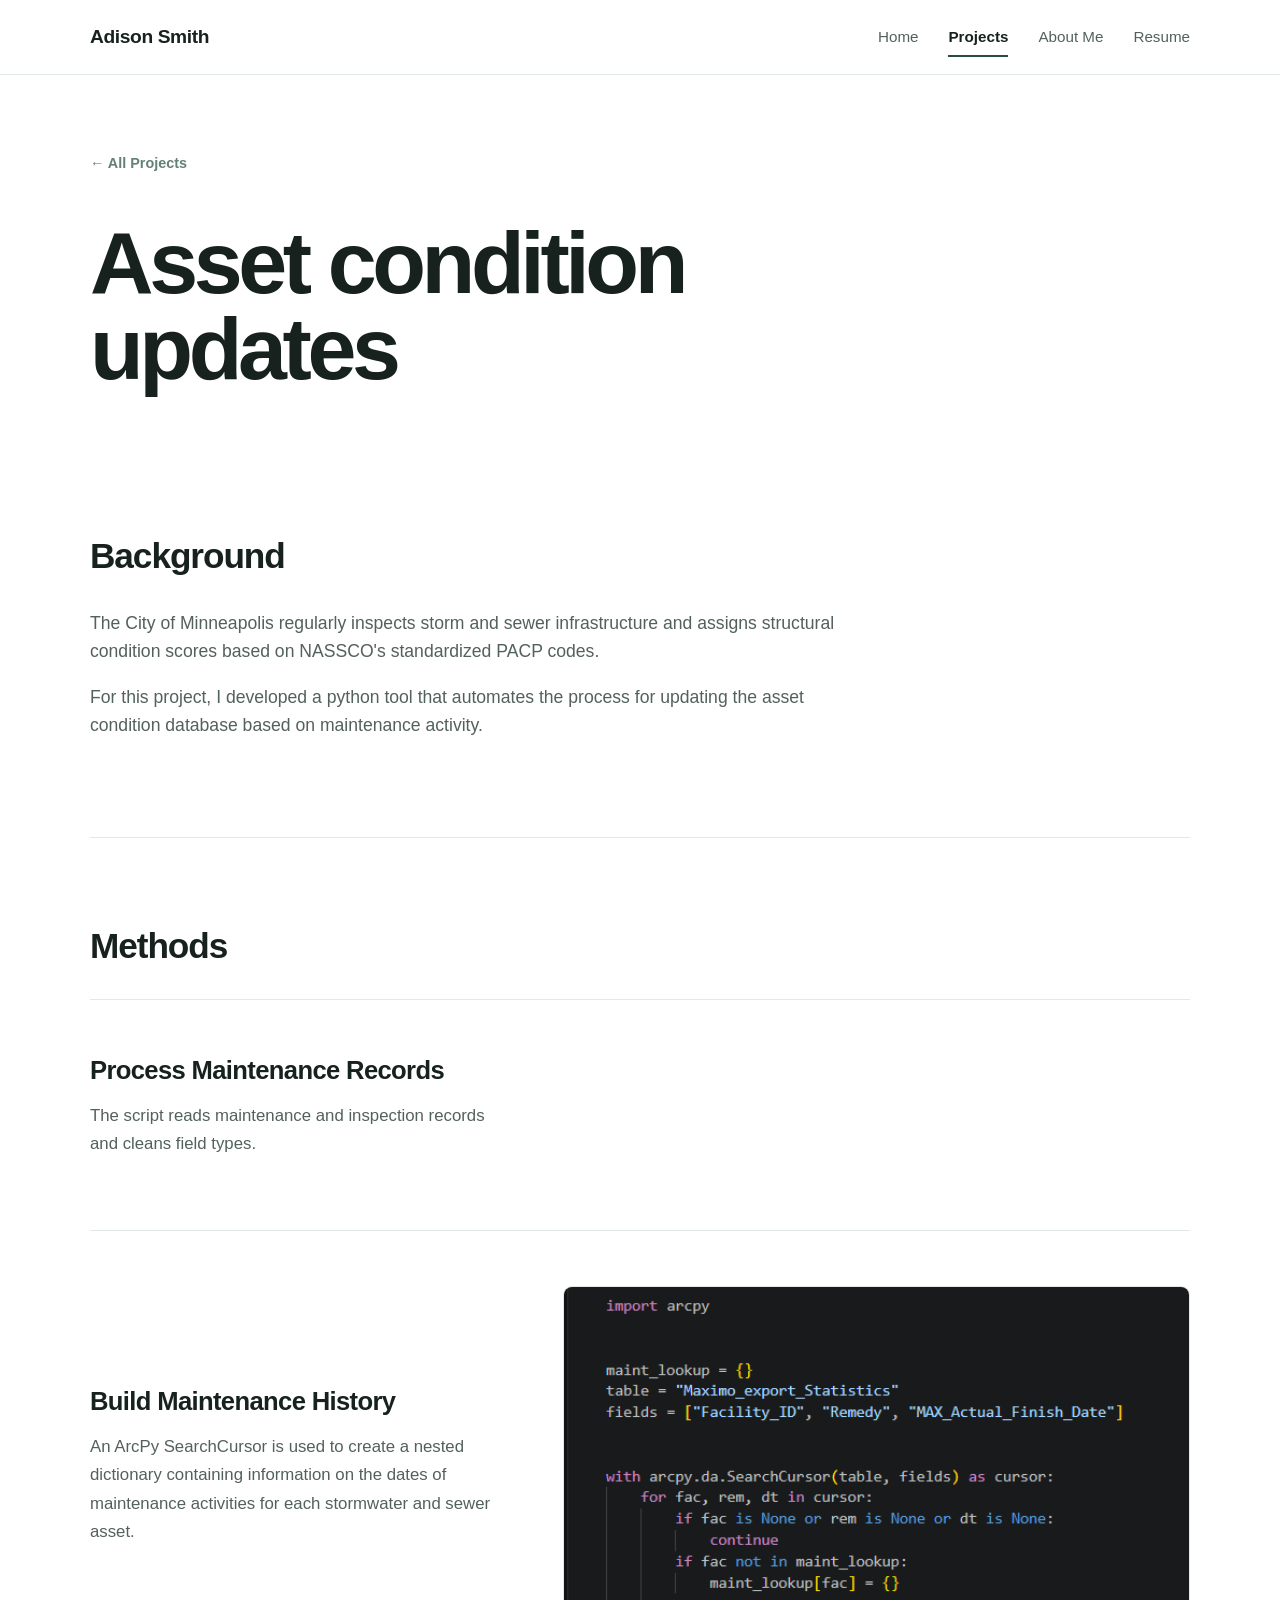
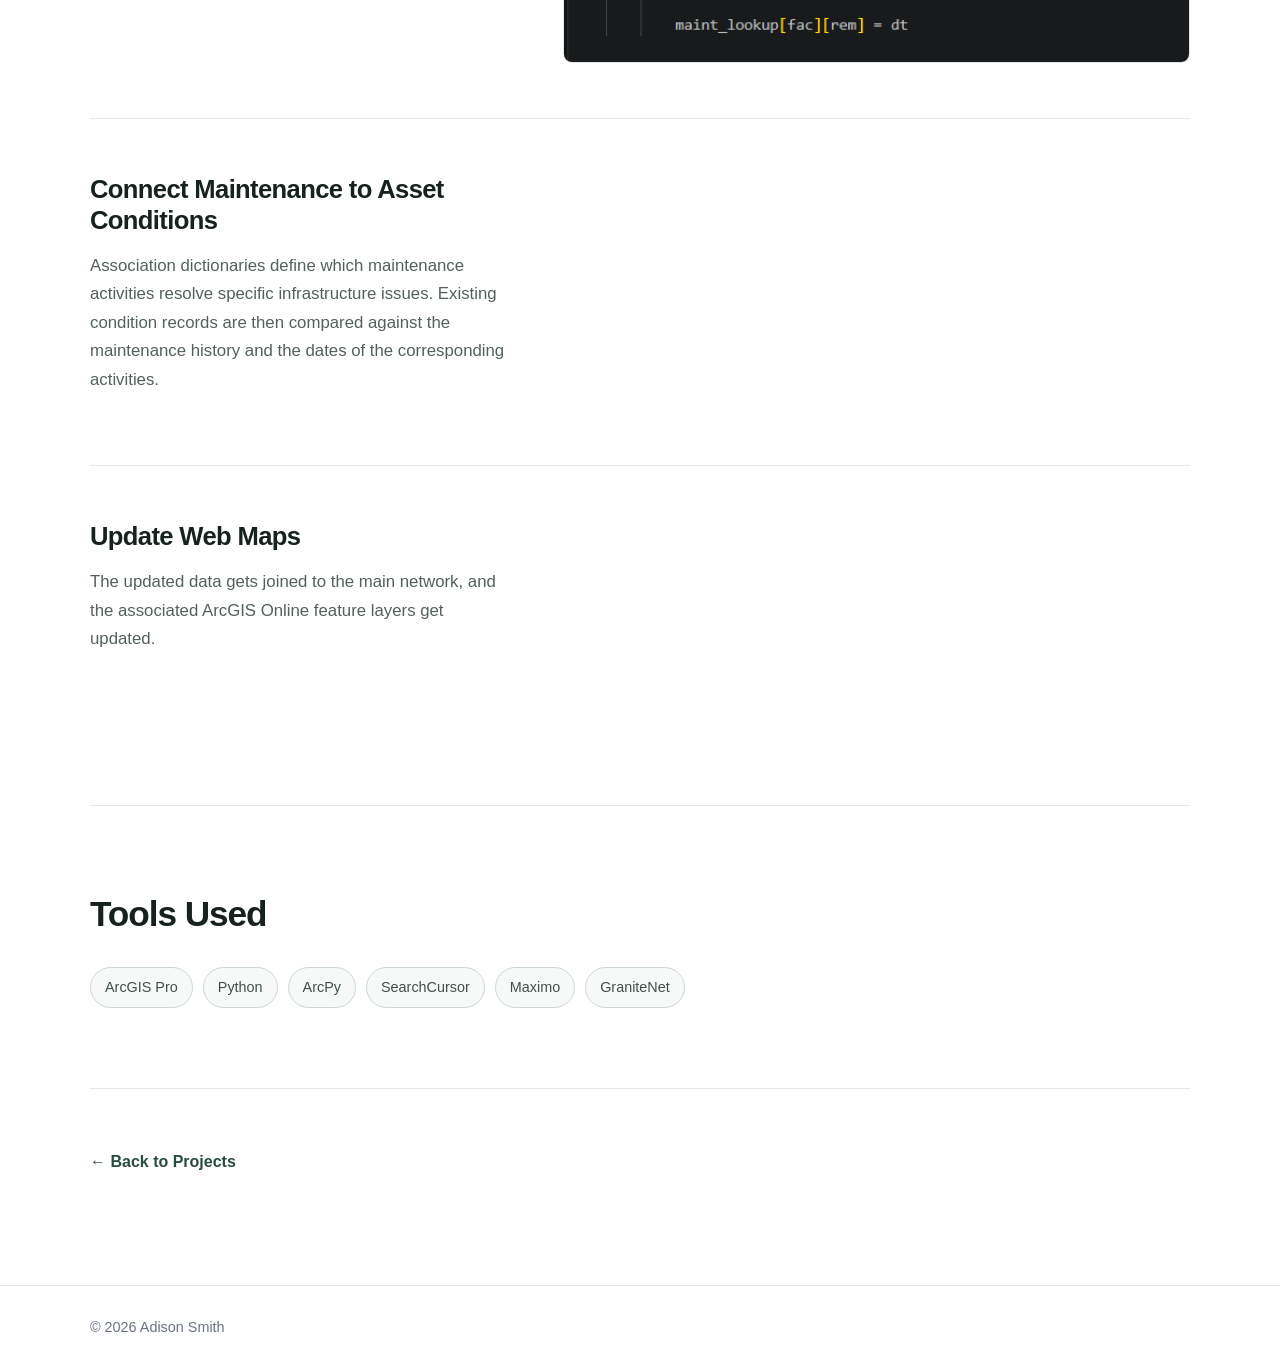
<file: projects/maintenance-condition.html>
<!DOCTYPE html>
<html lang="en">

<head>
    <meta charset="UTF-8">
    <meta name="viewport" content="width=device-width, initial-scale=1.0">

    <meta
        name="description"
        content="Automated sewer asset condition updates"
    >

    <title>Automated sewer asset condition updates | Adison Smith</title>

    <link rel="stylesheet" href="../style.css">
</head>

<body>

    <header class="site-header">

        <div class="container header-inner">

            <a href="../index.html" class="logo">
                Adison Smith
            </a>

            <nav class="main-nav">
                <a href="../index.html">Home</a>
                <a href="../projects.html" class="active">Projects</a>
                <a href="../about.html">About Me</a>
                <a href="../resume.html">Resume</a>
            </nav>

        </div>

    </header>


    <main>

        <section class="project-detail">

            <div class="container">


                <!-- PROJECT HEADER -->

                <div class="project-header">

                    <a
                        href="../projects.html"
                        class="back-link"
                    >
                        ← All Projects
                    </a>

                    <h1>
                        Asset condition updates
                    </h1>

                </div>


                <!-- BACKGROUND -->

                <section class="project-section">

                    <h2>
                        Background
                    </h2>

                    <div class="project-text">

                        <p>
                            The City of Minneapolis regularly inspects storm and
                            sewer infrastructure and assigns structural condition
                            scores based on NASSCO's standardized PACP codes.

                        </p>
                        <p>
                            For this project, I developed a python tool that automates 
                            the process for updating the asset condition database based 
                            on maintenance activity.
                        </p>


                    </div>

                </section>


                <!-- METHODS -->

                <section class="project-section">

                    <h2>
                        Methods
                    </h2>

                    <div class="project-text">

                    </div>


                    <!-- STEP 01 -->

                    <div class="webmap-highlight">

                        <div class="webmap-highlight-text">


                            <h3>
                                Process Maintenance Records
                            </h3>

                            <p>
                                The script reads maintenance and inspection records
                                and cleans field types.
                            </p>

                        </div>


                    </div>


                    <!-- STEP 02 -->

                    <div class="webmap-highlight">

                        <div class="webmap-highlight-text">

                            <h3>
                                Build Maintenance History
                            </h3>

                            <p>
                                An ArcPy SearchCursor is used to create a nested
                                dictionary containing information on the dates of
                                maintenance activities for each stormwater and
                                sewer asset.
                            </p>

                        </div>

                        <figure class="webmap-highlight-image method-image">

                            <img
                                src="../photos/SearchCursor.png"
                                alt="Python workflow for building asset maintenance history"
                            >

                        </figure>

                    </div>

                    
                    <!-- STEP 03 -->
                    
                    <div class="webmap-highlight">
                        <div class="webmap-highlight-text">
                            <h3>
                                Connect Maintenance to Asset Conditions
                            </h3>
                            <p>
                                Association dictionaries define which maintenance
                                activities resolve specific infrastructure issues.
                                Existing condition records are then compared against
                                the maintenance history and the dates of the
                                corresponding activities.
                            </p>
                        </div>
                    </div>
                    
                    <!-- STEP 04-->
                    
                    <div class="webmap-highlight">
                        <div class="webmap-highlight-text">
                            <h3>
                                Update Web Maps
                            </h3>
                            <p>
                                The updated data gets joined to the main
                                network, and the associated ArcGIS Online
                                feature layers get updated.
                            </p>
                        </div>
                    </div>


                </section>


                <!-- TOOLS -->

                <section class="project-section">

                    <h2>
                        Tools Used
                    </h2>

                    <div class="skill-list">

                        <span>ArcGIS Pro</span>
                        <span>Python</span>
                        <span>ArcPy</span>
                        <span>SearchCursor</span>
                        <span>Maximo</span>
                        <span>GraniteNet</span>

                    </div>

                </section>


                <!-- BOTTOM NAVIGATION -->

                <div class="project-bottom-nav">

                    <a href="../projects.html">
                        ← Back to Projects
                    </a>

                </div>

            </div>

        </section>

    </main>


    <footer class="site-footer">

        <div class="container footer-inner">

            <p>
                © 2026 Adison Smith
            </p>

        </div>

    </footer>

</body>

</html>
</file>
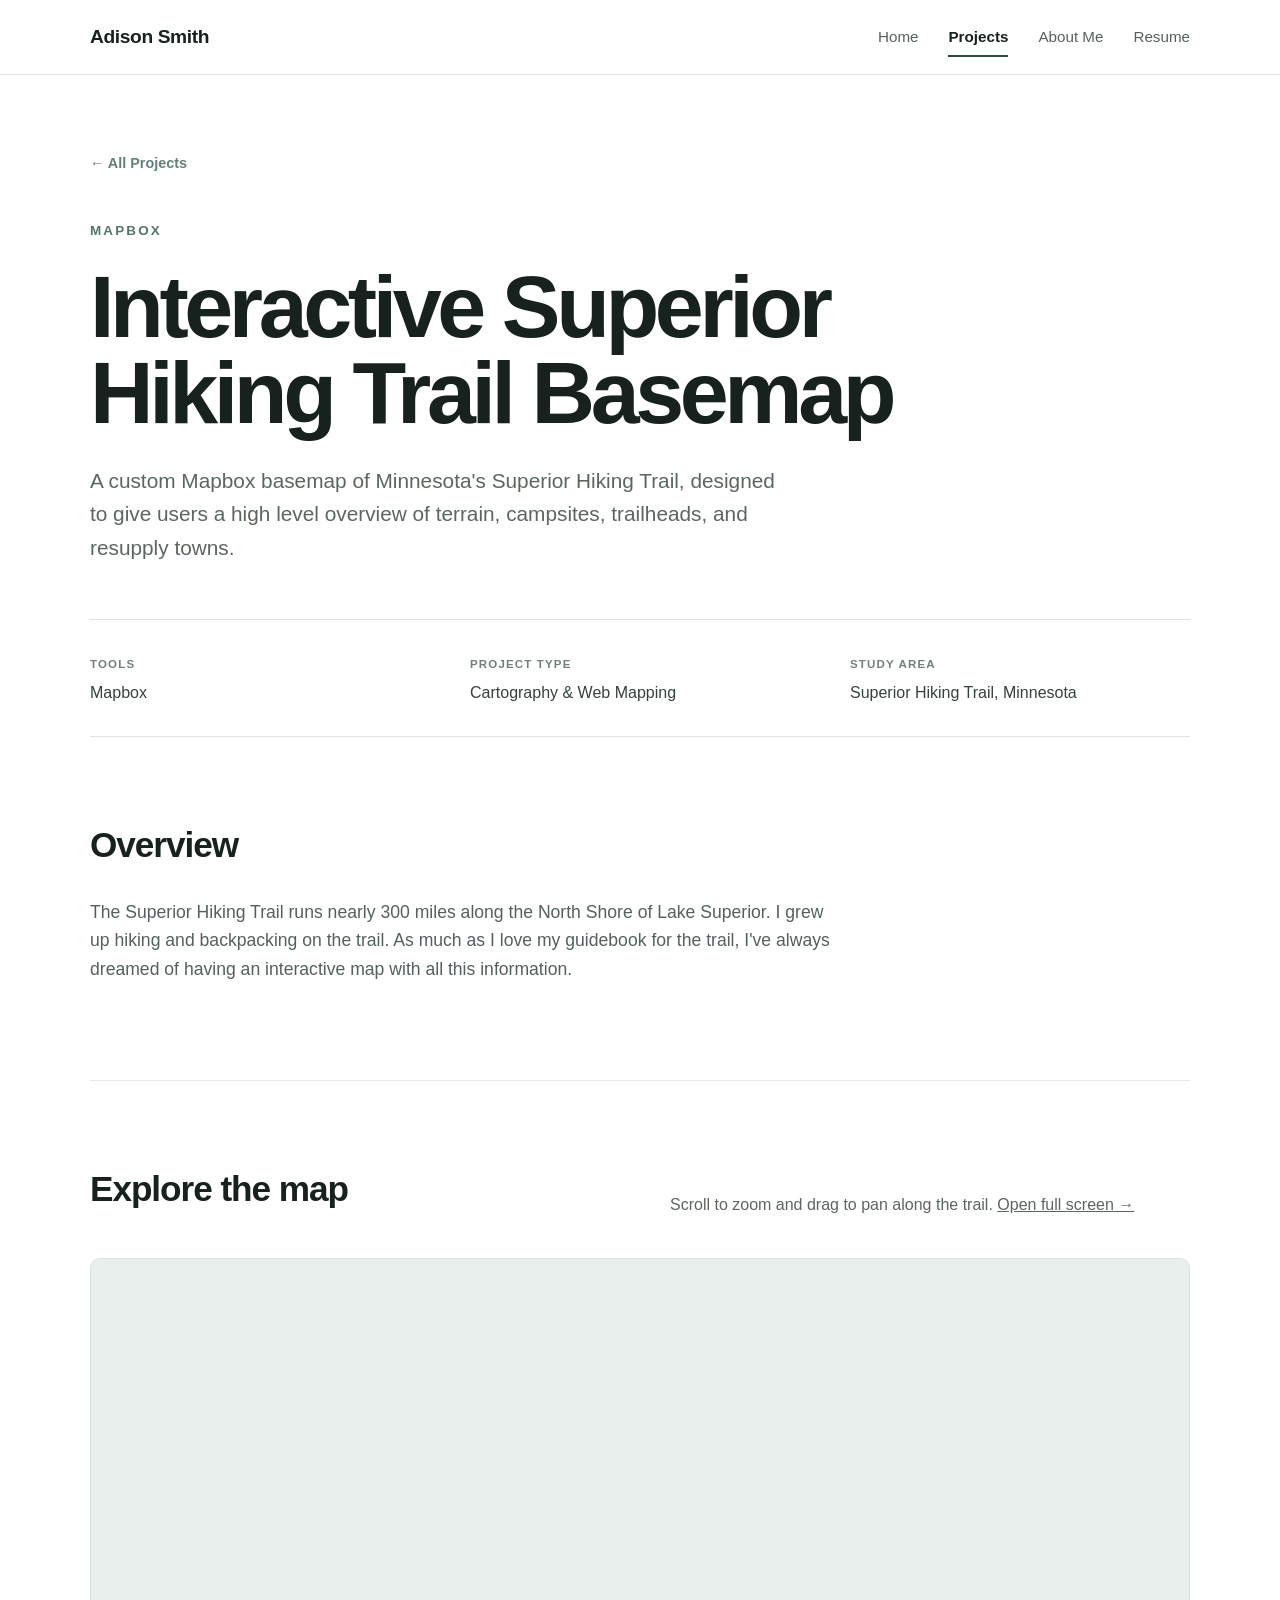
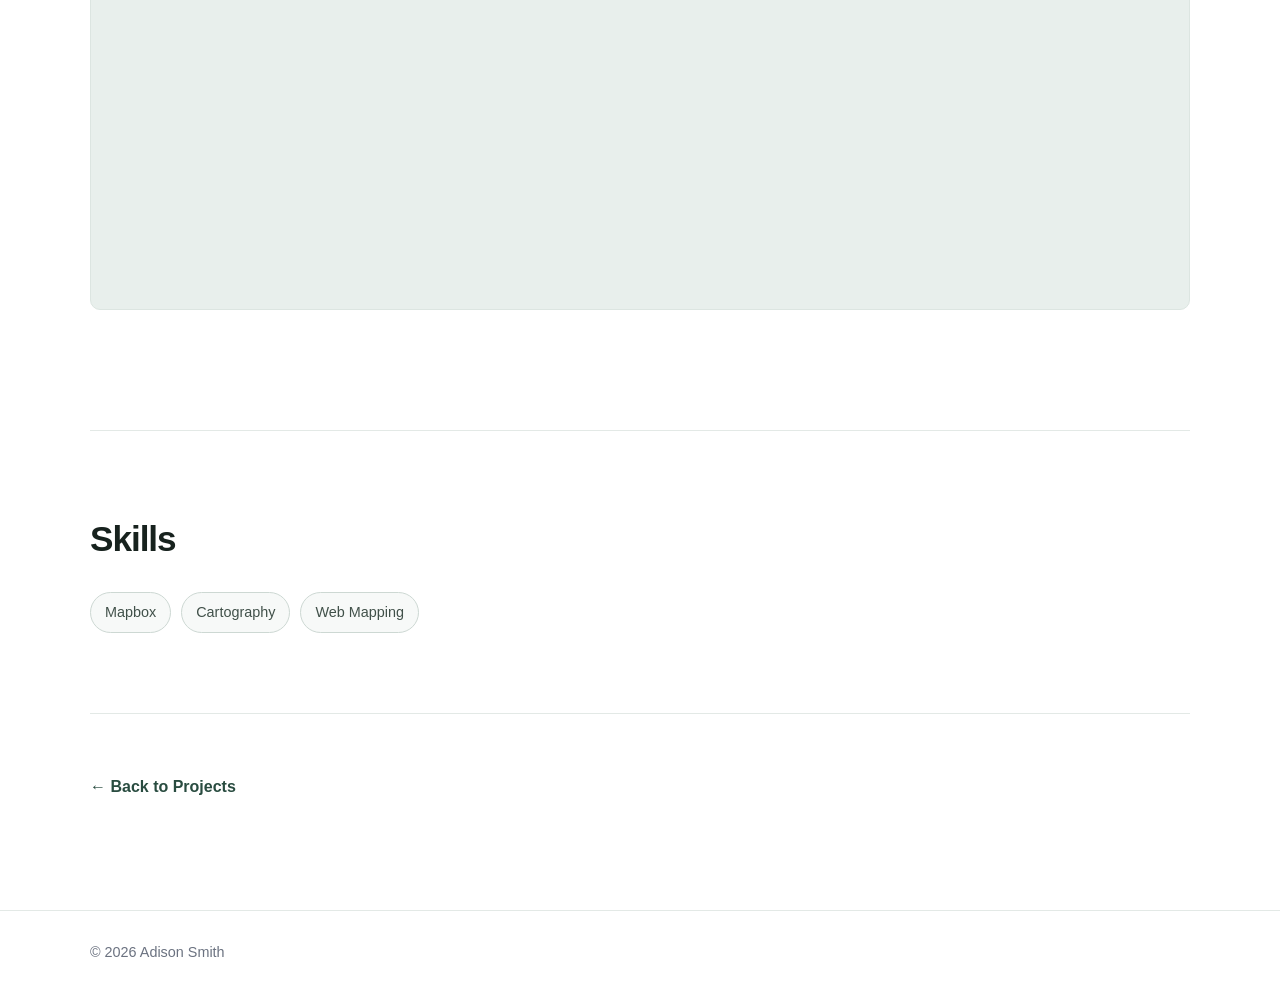
<file: projects/superior-hiking-trail.html>
<!DOCTYPE html>
<html lang="en">

<head>
    <meta charset="UTF-8">
    <meta name="viewport" content="width=device-width, initial-scale=1.0">

    <meta
        name="description"
        content="Interactive Superior Hiking Trail basemap built with Mapbox by Adison Smith"
    >

    <title>Interactive Superior Hiking Trail Basemap | Adison Smith</title>

    <link rel="stylesheet" href="../style.css">
</head>


<body>

    <!-- HEADER -->

    <header class="site-header">

        <div class="container header-inner">

            <a href="../index.html" class="logo">
                Adison Smith
            </a>

            <nav class="main-nav">
                <a href="../index.html">Home</a>
                <a href="../projects.html" class="active">Projects</a>
                <a href="../about.html">About Me</a>
                <a href="../resume.html">Resume</a>
            </nav>

        </div>

    </header>


    <main>

        <!-- PROJECT INTRO -->

        <section class="project-detail">

            <div class="container">

                <div class="project-header">

                    <a
                        href="../projects.html"
                        class="back-link"
                    >
                        ← All Projects
                    </a>

                    <p class="eyebrow">
                        MAPBOX
                    </p>

                    <h1>
                        Interactive Superior Hiking Trail Basemap
                    </h1>

                    <p class="project-intro">
                        A custom Mapbox basemap of Minnesota's
                        Superior Hiking Trail, designed to give users a high level
                        overview of terrain, campsites, trailheads, and resupply towns.
                    </p>

                </div>


                <!-- PROJECT INFORMATION -->

                <div class="project-meta">

                    <div>
                        <span class="meta-label">
                            Tools
                        </span>
                        <p>
                            Mapbox
                        </p>
                    </div>

                    <div>
                        <span class="meta-label">
                            Project Type
                        </span>
                        <p>
                            Cartography & Web Mapping
                        </p>
                    </div>

                    <div>
                        <span class="meta-label">
                            Study Area
                        </span>
                        <p>
                            Superior Hiking Trail, Minnesota
                        </p>
                    </div>

                </div>


                <!-- OVERVIEW -->

                <section class="project-section">

                    <h2>
                        Overview
                    </h2>

                    <div class="project-text">

                        

                        <p>
                            The Superior Hiking Trail runs nearly 300 miles along the North Shore of Lake Superior.
                            I grew up hiking and backpacking on the trail. As much as I love my guidebook for the trail, 
                            I've always dreamed of having an interactive map with all this information.
                        </p>

                    </div>

                </section>


                <!-- INTERACTIVE MAP -->

                <section class="project-section">

                    <div class="section-heading">

                        <div>
                            <h2>
                                Explore the map
                            </h2>
                        </div>

                        <p>
                            Scroll to zoom and drag to pan along the trail.
                            <a
                                href="https://api.mapbox.com/styles/v1/adisonsmith/cmupy21u0000o01s138yr13nk.html?title=view&amp;access_token=pk.eyJ1IjoiYWRpc29uc21pdGgiLCJhIjoiY211cHh3Z2h4MDQyYTJ6b2U5YTIzZ3BiaiJ9.nyARyi4dusMyCP1uGqVAtQ&amp;zoomwheel=true&amp;fresh=true#10.31/46.7315/-92.1485/0/73"
                                target="_blank"
                                rel="noopener noreferrer"
                            >
                                Open full screen →
                            </a>
                        </p>

                    </div>


                    <div class="map-container">

                        <iframe
                            src="https://api.mapbox.com/styles/v1/adisonsmith/cmupy21u0000o01s138yr13nk.html?title=view&amp;access_token=pk.eyJ1IjoiYWRpc29uc21pdGgiLCJhIjoiY211cHh3Z2h4MDQyYTJ6b2U5YTIzZ3BiaiJ9.nyARyi4dusMyCP1uGqVAtQ&amp;zoomwheel=true&amp;fresh=true#10.31/46.7315/-92.1485/0/73"
                            title="Interactive Superior Hiking Trail basemap"
                            loading="lazy">
                        </iframe>

                    </div>

                </section>



                <!-- SKILLS -->

                <section class="project-section">

                    <h2>
                        Skills
                    </h2>

                    <div class="skill-list">
                        <span>Mapbox</span>
                        <span>Cartography</span>
                        <span>Web Mapping</span>
                    </div>

                </section>


                <!-- BOTTOM NAVIGATION -->

                <div class="project-bottom-nav">

                    <a href="../projects.html">
                        ← Back to Projects
                    </a>

                </div>

            </div>

        </section>

    </main>


    <!-- FOOTER -->

    <footer class="site-footer">

        <div class="container footer-inner">

            <p>
                © 2026 Adison Smith
            </p>


        </div>

    </footer>

</body>

</html>
</file>
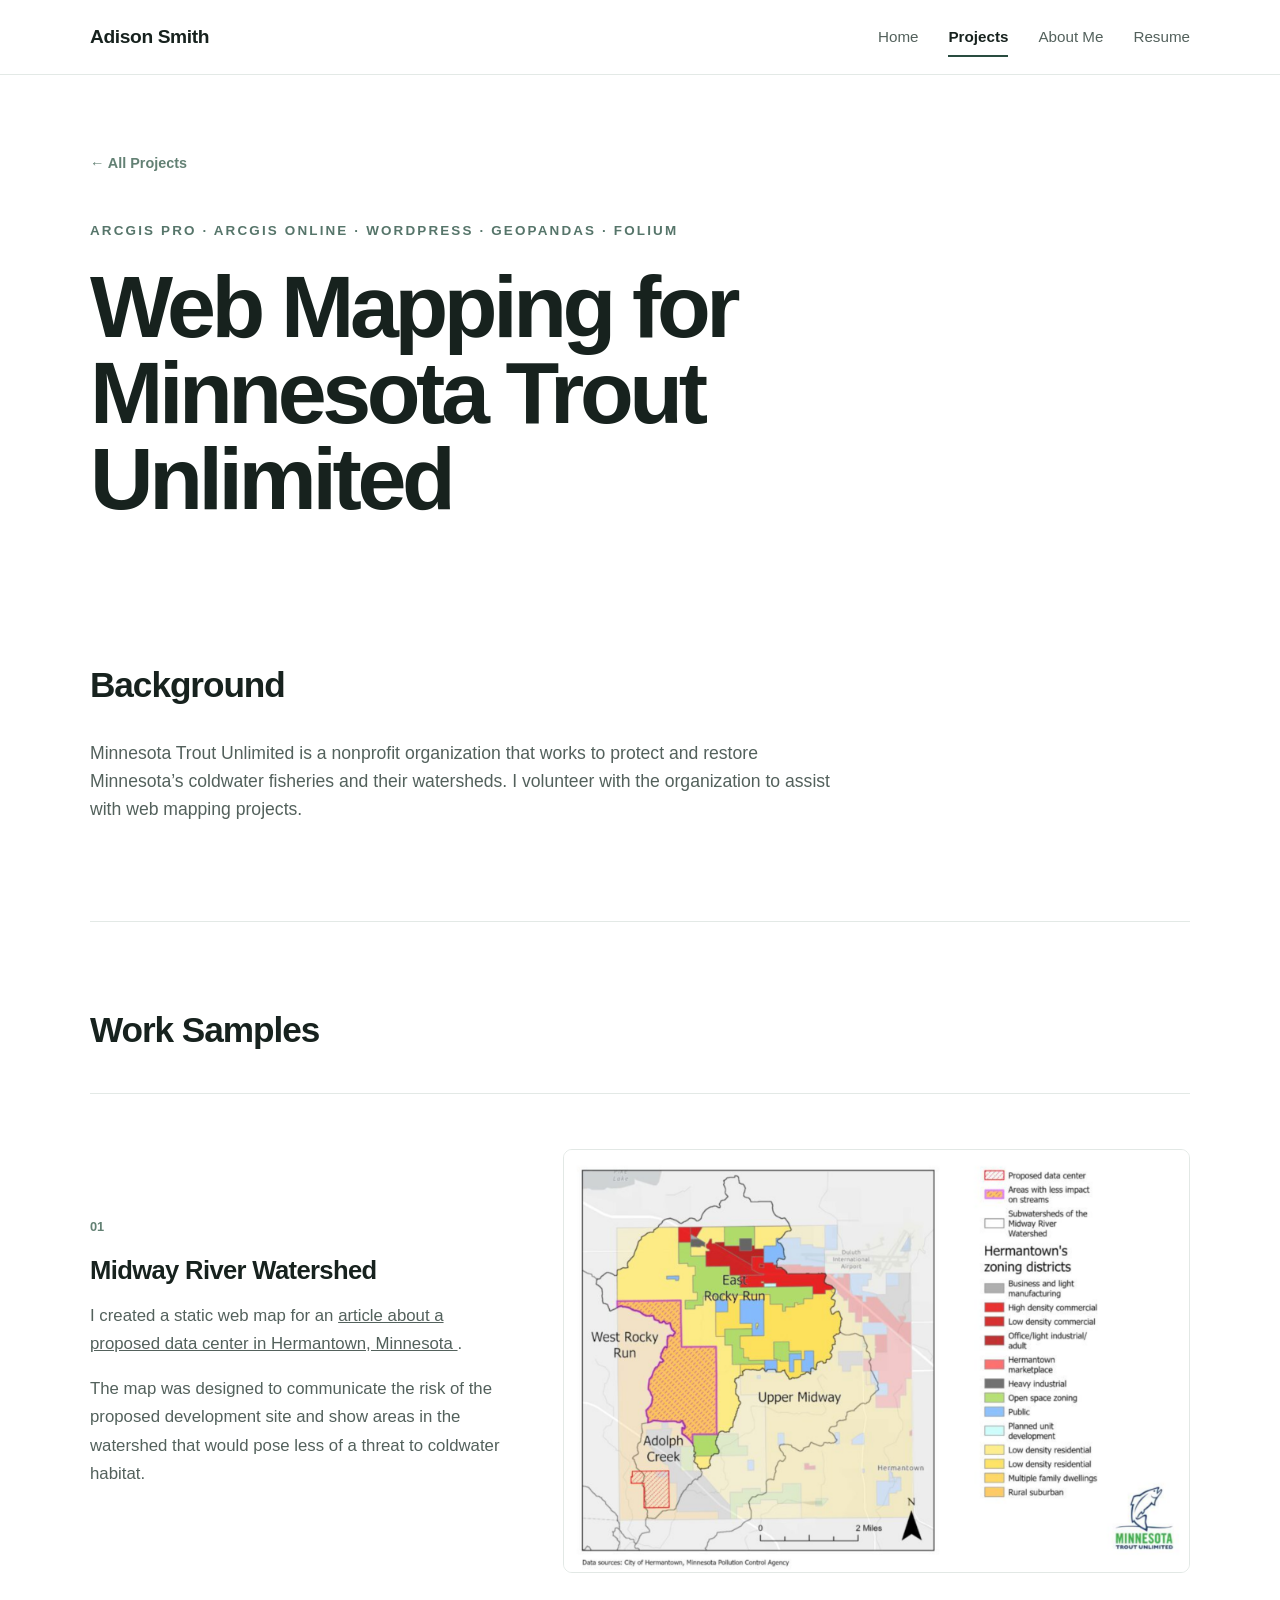
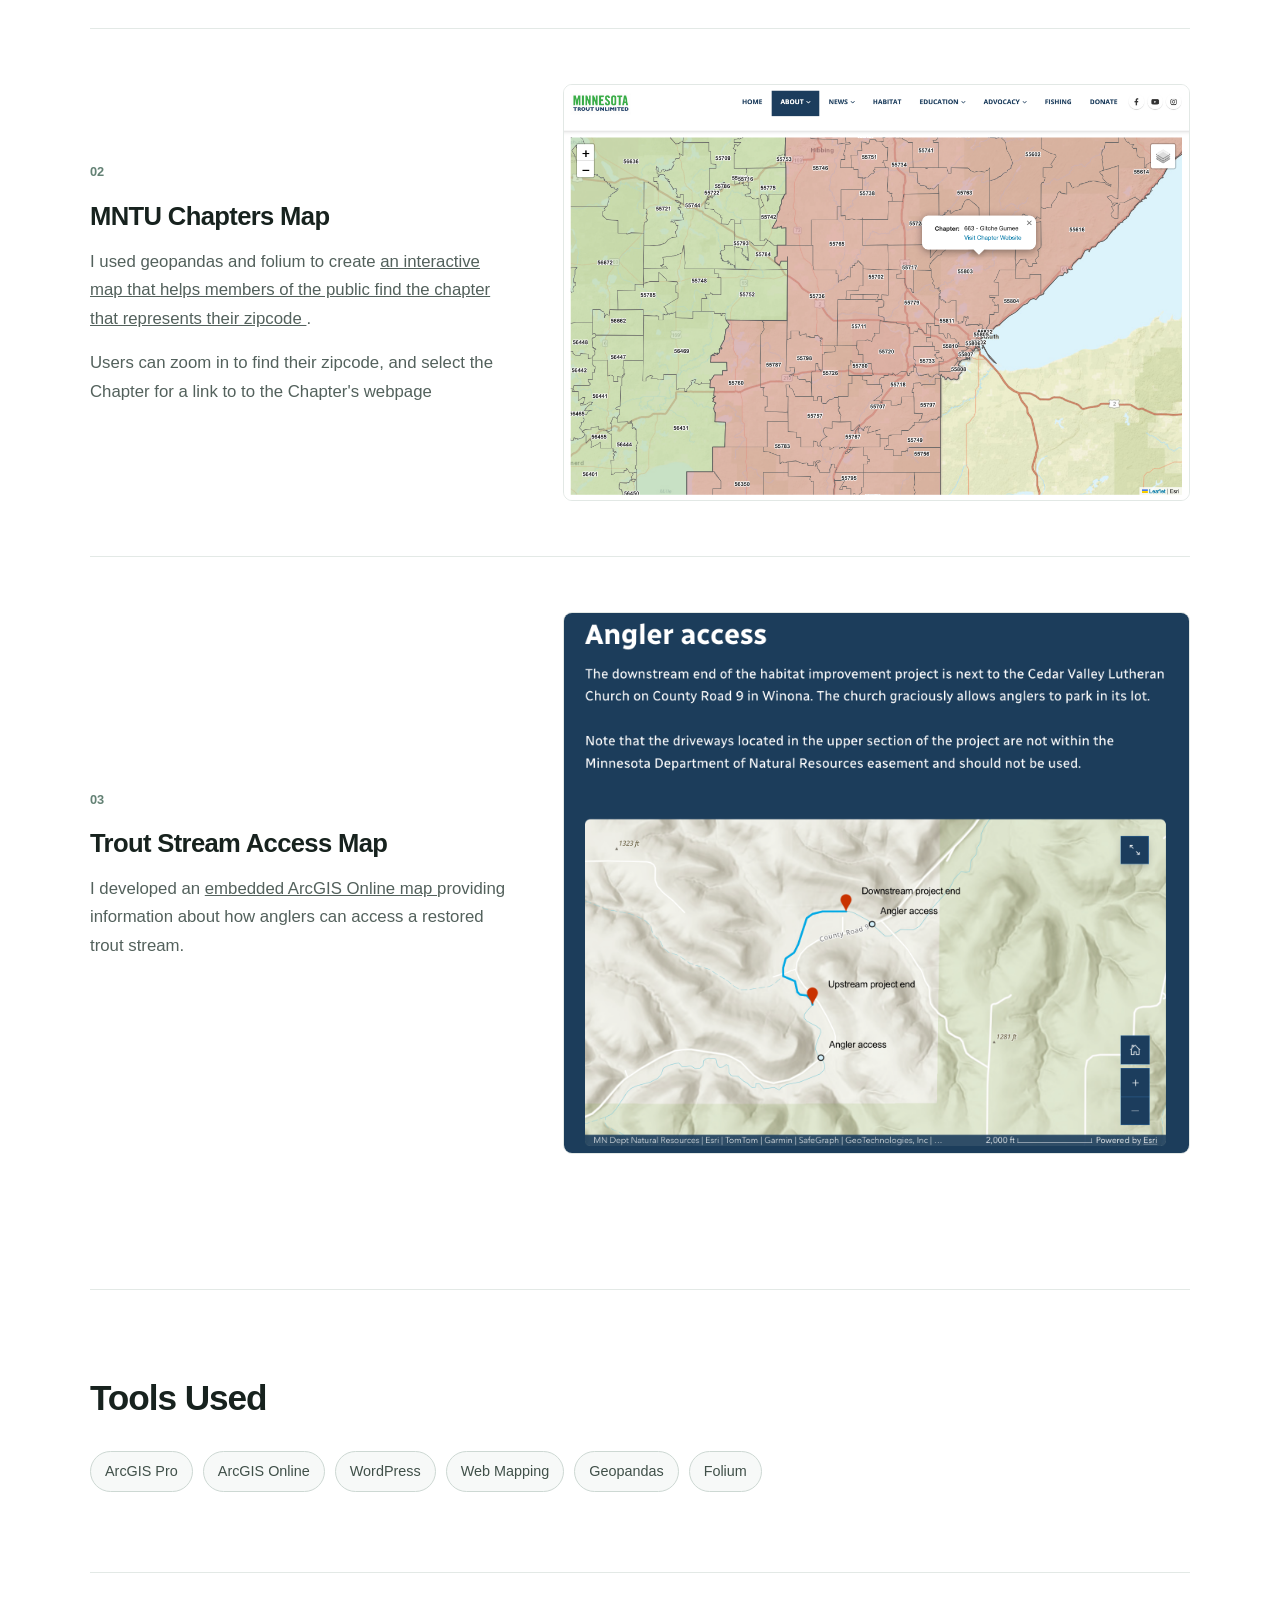
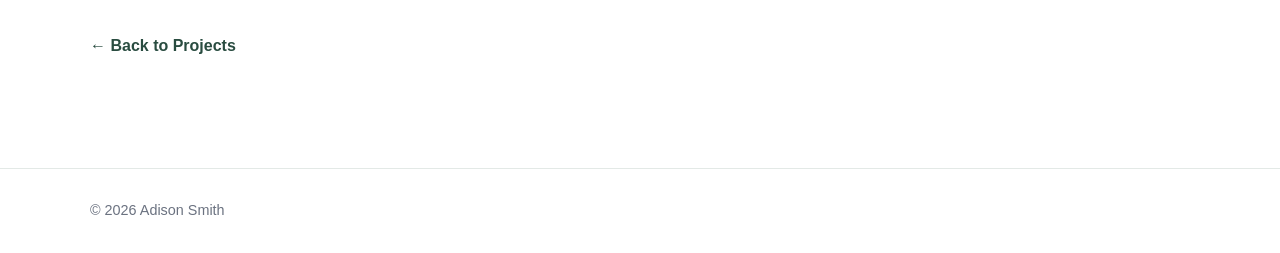
<file: projects/trout-unlimited.html>
<!DOCTYPE html>
<html lang="en">

<head>
    <meta charset="UTF-8">
    <meta name="viewport" content="width=device-width, initial-scale=1.0">

    <meta
        name="description"
        content="Web mapping work for Minnesota Trout Unlimited by Adison Smith"
    >

    <title>Web Mapping for Minnesota Trout Unlimited | Adison Smith</title>

    <link rel="stylesheet" href="../style.css">
</head>

<body>

    <header class="site-header">

        <div class="container header-inner">

            <a href="../index.html" class="logo">
                Adison Smith
            </a>

            <nav class="main-nav">
                <a href="../index.html">Home</a>
                <a href="../projects.html" class="active">Projects</a>
                <a href="../about.html">About Me</a>
                <a href="../resume.html">Resume</a>
            </nav>

        </div>

    </header>


    <main>

        <section class="project-detail">

            <div class="container">


                <!-- PROJECT HEADER -->

                <div class="project-header">

                    <a
                        href="../projects.html"
                        class="back-link"
                    >
                        ← All Projects
                    </a>

                    <p class="eyebrow">
                        ARCGIS PRO · ARCGIS ONLINE · WORDPRESS · GEOPANDAS · FOLIUM
                    </p>

                    <h1>
                        Web Mapping for Minnesota Trout Unlimited
                    </h1>

                </div>


                <!-- BACKGROUND -->

                <section class="project-section">


                    <h2>
                        Background
                    </h2>

                    <div class="project-text">

                        <p>
                            Minnesota Trout Unlimited is a nonprofit organization
                            that works to protect and restore Minnesota’s coldwater
                            fisheries and their watersheds. I volunteer with the
                            organization to assist with web mapping projects.
                        </p>

                    </div>

                </section>


                <!-- PROJECT HIGHLIGHTS -->

                <section class="project-section">


                    <h2>
                        Work Samples
                    </h2>


                    <!-- HERMANTOWN PROJECT -->

                    <div class="webmap-highlight">

                        <div class="webmap-highlight-text">

                            <span class="highlight-number">
                                01
                            </span>

                            <h3>
                                Midway River Watershed 
                            </h3>
                        
                            <p>
                                I created a static web map for an
                                <a
                                    href="https://mntu.org/2026/04/proposed-data-center-in-hermantown/"
                                    target="_blank"
                                    rel="noopener noreferrer"
                                >
                                    article about a proposed data center in Hermantown, Minnesota
                                </a>.
                            </p>
                            
                            <p>
                                The map was designed to communicate the risk of
                                the proposed development site and show areas in the watershed
                                that would pose less of a threat to coldwater habitat.
                            </p>

                        </div>


                        <figure class="webmap-highlight-image">

                            <img
                                src="../photos/midway.png"
                                alt="Static map showing the proposed Hermantown data center"
                            >

                        </figure>

                    </div>
                     <!-- Chapter Project -->

                    <div class="webmap-highlight">

                        <div class="webmap-highlight-text">

                            <span class="highlight-number">
                                02
                            </span>

                            <h3>
                                MNTU Chapters Map
                            </h3>
                        
                            <p>
                                I used geopandas and folium to create 
                                <a
                                    href="https://mntu.org/chapters/"
                                    target="_blank"
                                    rel="noopener noreferrer"
                                >
                                an interactive map that 
                                helps members of the public find the chapter that represents 
                                their zipcode
                                </a>.
                            </p>
                            
                            <p>
                                Users can zoom in to find their zipcode, and select the Chapter for a link to
                                to the Chapter's webpage
                            </p>

                        </div>


                        <figure class="webmap-highlight-image">

                            <img
                                src="../photos/MNTU_zipcodes.png"
                                alt="Screenshot of interactive chapter map"
                            >

                        </figure>

                    </div>

                    <!-- TROUT STREAM ACCESS PROJECT -->

                    <div class="webmap-highlight">

                        <div class="webmap-highlight-text">

                            <span class="highlight-number">
                                03
                            </span>

                            <h3>
                                Trout Stream Access Map
                            </h3>

                            <p>
                                I developed an
                                <a
                                    href="https://storymaps.arcgis.com/stories/74b97748cbef4cb791230becf2f4fc55"
                                    target="_blank"
                                    rel="noopener noreferrer"
                                >
                                    embedded ArcGIS Online map
                                </a>
                                providing information about how anglers can access
                                a restored trout stream.
                            </p>


                        </div>


                        <figure class="webmap-highlight-image">

                            <img
                                src="../photos/CedarValley.png"
                                alt="ArcGIS Online map showing access to a restored trout stream"
                            >

                        </figure>

                    </div>
                    

                </section>


                <!-- TOOLS -->

                <section class="project-section">

                    <h2>
                        Tools Used
                    </h2>

                    <div class="skill-list">

                        <span>ArcGIS Pro</span>
                        <span>ArcGIS Online</span>
                        <span>WordPress</span>
                        <span>Web Mapping</span>
                        <span>Geopandas</span>
                        <span>Folium</span>

                    </div>

                </section>


                <div class="project-bottom-nav">

                    <a href="../projects.html">
                        ← Back to Projects
                    </a>

                </div>

            </div>

        </section>

    </main>


    <footer class="site-footer">

        <div class="container footer-inner">

            <p>
                © 2026 Adison Smith
            </p>

        </div>

    </footer>

</body>

</html>
</file>
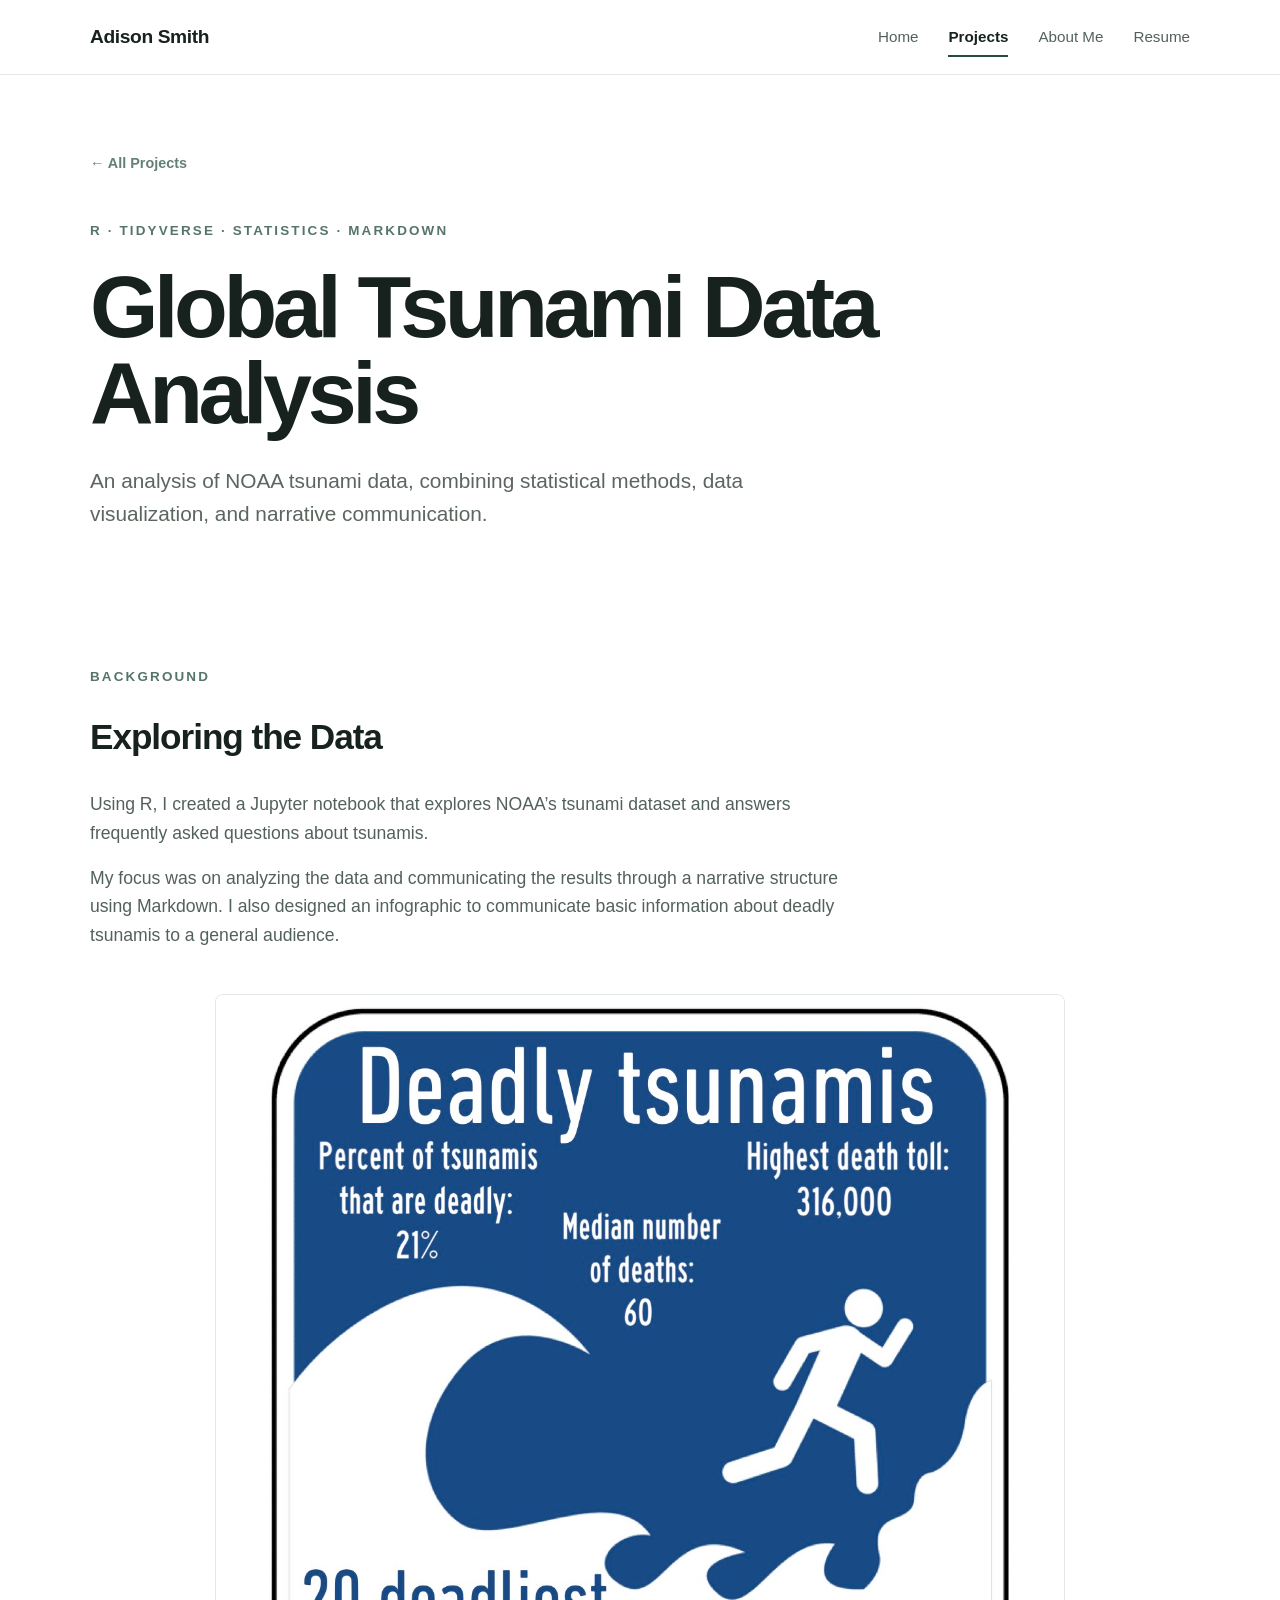
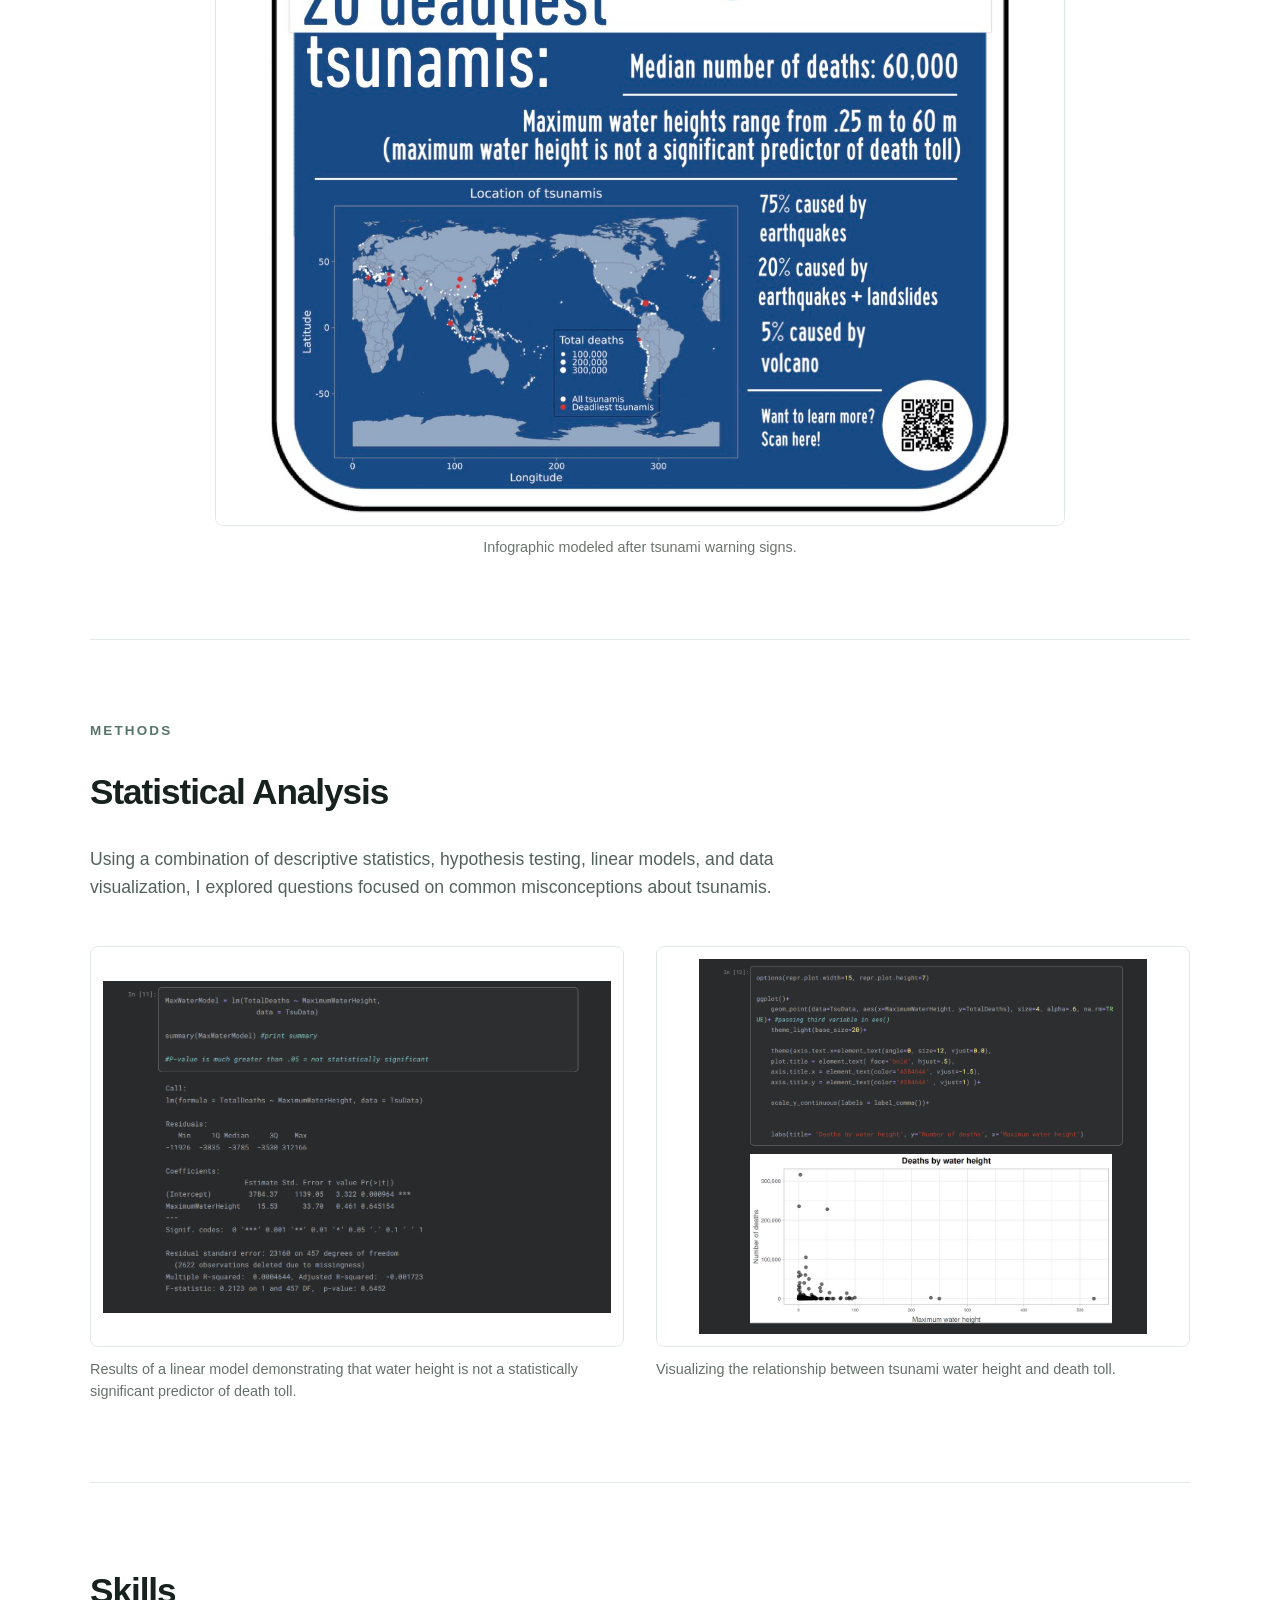
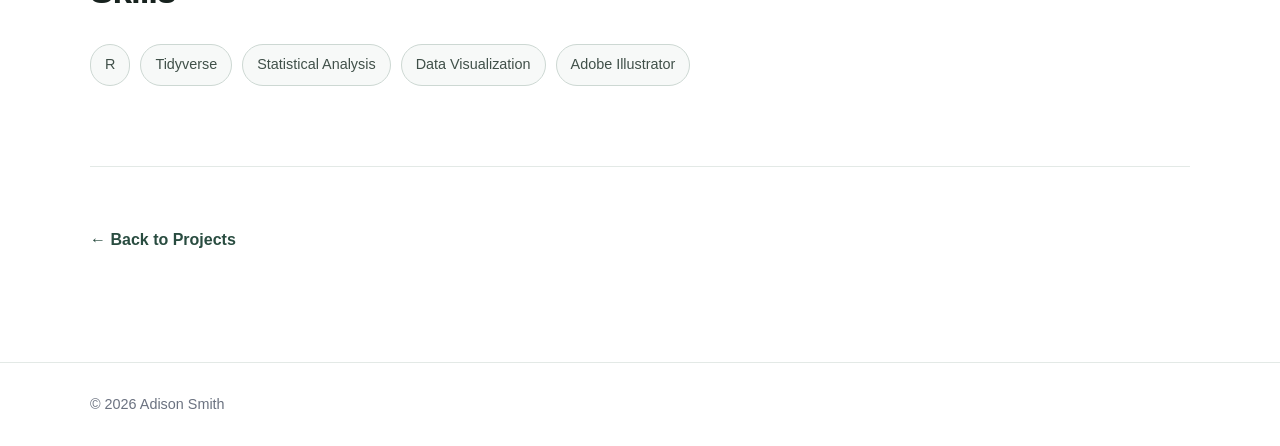
<file: projects/tsunami.html>
<!DOCTYPE html>
<html lang="en">

<head>
    <meta charset="UTF-8">
    <meta name="viewport" content="width=device-width, initial-scale=1.0">

    <meta
        name="description"
        content="Global tsunami data analysis project by Adison Smith"
    >

    <title>Global Tsunami Data Analysis | Adison Smith</title>

    <link rel="stylesheet" href="../style.css">
</head>

<body>

    <header class="site-header">

        <div class="container header-inner">

            <a href="../index.html" class="logo">
                Adison Smith
            </a>

            <nav class="main-nav">
                <a href="../index.html">Home</a>
                <a href="../projects.html" class="active">Projects</a>
                <a href="../about.html">About Me</a>
                <a href="../resume.html">Resume</a>
            </nav>

        </div>

    </header>


    <main>

        <section class="project-detail">

            <div class="container">


                <!-- PROJECT HEADER -->

                <div class="project-header">

                    <a
                        href="../projects.html"
                        class="back-link"
                    >
                        ← All Projects
                    </a>

                    <p class="eyebrow">
                        R · TIDYVERSE · STATISTICS · MARKDOWN
                    </p>

                    <h1>
                        Global Tsunami Data Analysis
                    </h1>

                    <p class="project-intro">
                        An analysis of NOAA tsunami data,
                        combining statistical methods, data visualization,
                        and narrative communication.
                    </p>

                </div>


                <!-- BACKGROUND -->

                <section class="project-section">

                    <p class="eyebrow">
                        BACKGROUND
                    </p>

                    <h2>
                        Exploring the Data
                    </h2>

                    <div class="project-text">

                        <p>
                            Using R, I created a Jupyter notebook that explores
                            NOAA’s tsunami dataset and answers frequently asked
                            questions about tsunamis.
                        </p>

                        <p>
                            My focus was on analyzing the data and communicating
                            the results through a narrative structure using
                            Markdown. I also designed an infographic to
                            communicate basic information about deadly tsunamis
                            to a general audience.
                        </p>

                    </div>


                    <!-- INFOGRAPHIC -->

                    <figure class="tsunami-infographic">

                        <img
                            src="../photos/poster.jpeg"
                            alt="Infographic summarizing information about deadly tsunamis"
                        >

                        <figcaption>
                            Infographic modeled after tsunami warning signs.
                        </figcaption>

                    </figure>

                </section>


                <!-- METHODS -->

                <section class="project-section">

                    <p class="eyebrow">
                        METHODS
                    </p>

                    <h2>
                        Statistical Analysis
                    </h2>

                    <div class="project-text">

                        <p>
                            Using a combination of descriptive statistics,
                            hypothesis testing, linear models, and data
                            visualization, I explored questions focused on
                            common misconceptions about tsunamis.
                        </p>

                    </div>


                    <!-- RESULT FIGURES -->

                    <div class="tsunami-results-grid">


                        <figure class="tsunami-result">

                            <img
                                src="../photos/LM.png"
                                alt="Linear model results for tsunami water height and death toll"
                            >

                            <figcaption>
                                Results of a linear model demonstrating that
                                water height is not a statistically significant
                                predictor of death toll.
                            </figcaption>

                        </figure>


                        <figure class="tsunami-result">

                            <img
                                src="../photos/ggplot.png"
                                alt="Chart showing tsunami water height and death toll"
                            >

                            <figcaption>
                                Visualizing the relationship between tsunami
                                water height and death toll.
                            </figcaption>

                        </figure>


                    </div>

                </section>


                <!-- TOOLS -->

                <section class="project-section">

                    <h2>
                        Skills
                    </h2>

                    <div class="skill-list">

                        <span>R</span>
                        <span>Tidyverse</span>
                        <span>Statistical Analysis</span>
                        <span>Data Visualization</span>
                        <span>Adobe Illustrator</span>

                    </div>

                </section>


                <div class="project-bottom-nav">

                    <a href="../projects.html">
                        ← Back to Projects
                    </a>

                </div>

            </div>

        </section>

    </main>


    <footer class="site-footer">

        <div class="container footer-inner">

            <p>
                © 2026 Adison Smith
            </p>

        </div>

    </footer>

</body>

</html>
</file>
<file: style.css>
/* ==================================
   RESET
================================== */

* {
    box-sizing: border-box;
}

html {
    scroll-behavior: smooth;
}

body {
    margin: 0;

    font-family:
        -apple-system,
        BlinkMacSystemFont,
        "Segoe UI",
        Roboto,
        Helvetica,
        Arial,
        sans-serif;

    color: #1f2933;
    background: #ffffff;

    line-height: 1.6;
}

a {
    color: inherit;
}


/* ==================================
   GENERAL LAYOUT
================================== */

.container {
    width: min(1100px, 90%);
    margin: 0 auto;
}


/* ==================================
   HEADER
================================== */

.site-header {
    border-bottom: 1px solid #e3e9e6;
    background: rgba(255, 255, 255, 0.96);
}

.header-inner {
    min-height: 74px;

    display: flex;
    align-items: center;
    justify-content: space-between;
}

.logo {
    font-size: 1.2rem;
    font-weight: 700;

    letter-spacing: -0.02em;

    text-decoration: none;

    color: #17221e;
}


/* ==================================
   NAVIGATION
================================== */

.main-nav {
    display: flex;
    align-items: center;

    gap: 30px;
}

.main-nav a {
    position: relative;

    font-size: 0.95rem;
    font-weight: 500;

    color: #53615c;

    text-decoration: none;

    transition: color 0.2s ease;
}

.main-nav a:hover {
    color: #17221e;
}

.main-nav a.active {
    color: #17221e;
    font-weight: 600;
}

.main-nav a.active::after {
    content: "";

    position: absolute;

    left: 0;
    right: 0;
    bottom: -8px;

    height: 2px;

    background: #294c40;
}


/* ==================================
   HOMEPAGE
================================== */

.landing {
    min-height: calc(100vh - 74px);

    display: flex;
    align-items: center;

    position: relative;

    overflow: hidden;

    background-image:
        linear-gradient(
            rgba(247, 249, 248, 0.48),
            rgba(247, 249, 248, 0.48)
        ),
        url("photos/wind_farm.jpg");

    background-size: cover;
    background-position: center;
    background-repeat: no-repeat;
}

.landing::before,
.landing::after {
    display: none;
}

.landing-content {
    position: relative;
    z-index: 2;

    max-width: 850px;

    padding-top: 20px;
    padding-bottom: 40px;
}

.eyebrow {
    margin: 0 0 22px;

    font-size: 0.84rem;
    font-weight: 700;

    letter-spacing: 0.16em;
    text-transform: uppercase;

    color: #56756a;
}

.landing h1 {
    margin: 0;

    max-width: 800px;

    font-size: clamp(3.6rem, 7vw, 6rem);

    line-height: 0.94;

    letter-spacing: -0.055em;

    color: #17221e;
}

.landing-description {
    margin-top: 30px;
    margin-bottom: 0;

    font-size: 1.3rem;
    font-weight: 400;

    color: #53615c;
}

.landing-buttons {
    display: flex;
    flex-wrap: wrap;

    gap: 12px;

    margin-top: 36px;
}


/* ==================================
   BUTTONS
================================== */

.button {
    display: inline-block;

    padding: 13px 24px;

    border-radius: 6px;

    font-size: 0.95rem;
    font-weight: 600;

    text-decoration: none;

    transition:
        background 0.2s,
        border 0.2s,
        transform 0.2s;
}

.primary-button {
    background: #294c40;
    color: #ffffff;

    border: 1px solid #294c40;
}

.primary-button:hover {
    background: #1d3930;

    transform: translateY(-2px);
}

.secondary-button {
    background: rgba(255, 255, 255, 0.75);

    color: #294c40;

    border: 1px solid #c4d0cb;
}

.secondary-button:hover {
    background: #ffffff;

    border-color: #879b92;

    transform: translateY(-2px);
}


/* ==================================
   PROJECTS PAGE
================================== */

.projects-page {
    padding: 90px 0 120px;
}

.page-heading {
    max-width: 700px;

    margin-bottom: 55px;
}

.page-heading h1 {
    margin: 0 0 18px;

    font-size: clamp(3.5rem, 7vw, 5rem);

    line-height: 1;

    letter-spacing: -0.045em;

    color: #17221e;
}

.page-description {
    margin: 0;

    font-size: 1.2rem;

    color: #5b665f;
}


/* ==================================
   PROJECT GRID
================================== */

.project-grid {
    display: grid;

    grid-template-columns:
        repeat(2, minmax(0, 1fr));

    gap: 32px;
}


/* ==================================
   PROJECT CARDS
================================== */

.project-card {
    overflow: hidden;

    border: 1px solid #e2e8e5;
    border-radius: 10px;

    background: #ffffff;

    transition:
        transform 0.2s ease,
        box-shadow 0.2s ease;
}

.project-card:hover {
    transform: translateY(-4px);

    box-shadow:
        0 12px 30px
        rgba(0, 0, 0, 0.08);
}

.project-image-link {
    display: block;

    overflow: hidden;

    text-decoration: none;
}

.project-image {
    width: 100%;

    aspect-ratio: 16 / 9;

    display: flex;
    align-items: center;
    justify-content: center;

    transition: transform 0.3s ease;
}

.project-card:hover .project-image {
    transform: scale(1.025);
}

.project-thumbnail {
    display: block;

    width: 100%;

    aspect-ratio: 16 / 9;

    object-fit: cover;

    transition: transform 0.3s ease;
}

.project-card:hover .project-thumbnail {
    transform: scale(1.025);
}

.placeholder {
    background: #e8efec;

    color: #72827b;

    font-weight: 600;
}

.wind-thumbnail {
    object-fit: contain;
    background: #ffffff;
}

.project-content {
    padding: 28px;
}

.project-type {
    margin: 0 0 10px;

    font-size: 0.75rem;
    font-weight: 700;

    letter-spacing: 0.07em;

    color: #638174;
}

.project-card h2 {
    margin: 0 0 12px;

    font-size: 1.45rem;
    line-height: 1.25;

    color: #1f2933;
}

.project-card p {
    color: #5b665f;
}

.project-link {
    display: inline-block;

    margin-top: 10px;

    color: #294c40;

    text-decoration: none;
    font-weight: 700;
}

.project-link:hover {
    text-decoration: underline;
}


/* ==================================
   PROJECT DETAIL PAGE
================================== */

.project-detail {
    padding: 75px 0 110px;
}

.project-header {
    max-width: 850px;

    margin-bottom: 55px;
}

.back-link {
    display: inline-block;

    margin-bottom: 45px;

    color: #638174;

    font-size: 0.9rem;
    font-weight: 600;

    text-decoration: none;
}

.back-link:hover {
    color: #294c40;
}

.project-header h1 {
    margin: 0;

    font-size: clamp(3.5rem, 7vw, 5.5rem);

    line-height: 0.98;

    letter-spacing: -0.05em;

    color: #17221e;
}

.project-intro {
    max-width: 700px;

    margin: 28px 0 0;

    font-size: 1.3rem;

    color: #5b665f;
}


/* ==================================
   PROJECT METADATA
================================== */

.project-meta {
    display: grid;

    grid-template-columns: repeat(3, 1fr);

    gap: 40px;

    padding: 30px 0;

    border-top: 1px solid #dce5e1;
    border-bottom: 1px solid #dce5e1;
}

.project-meta p {
    margin: 5px 0 0;

    color: #35413c;
}

.meta-label {
    font-size: 0.72rem;
    font-weight: 700;

    letter-spacing: 0.1em;
    text-transform: uppercase;

    color: #718079;
}


/* ==================================
   GENERAL PROJECT SECTIONS
================================== */

.project-section {
    padding: 80px 0;

    border-bottom: 1px solid #e3e9e6;
}

.project-section h2 {
    margin: 0 0 25px;

    font-size: 2.2rem;

    letter-spacing: -0.03em;

    color: #17221e;
}

.project-text {
    max-width: 750px;

    font-size: 1.1rem;

    color: #53615c;
}

.project-text p:first-child {
    margin-top: 0;
}


/* ==================================
   SECTION HEADING
================================== */

.section-heading {
    display: grid;

    grid-template-columns: 1fr 1fr;

    gap: 60px;

    align-items: end;

    margin-bottom: 35px;
}

.section-heading h2 {
    margin-bottom: 0;
}

.section-heading > p {
    margin: 0;

    color: #5b665f;
}


/* ==================================
   INTERACTIVE MAP
================================== */

.map-container {
    width: 100%;

    margin: 40px 0;

    overflow: hidden;

    border: 1px solid #dce5e1;
    border-radius: 10px;

    background: #e8efec;
}

.map-container iframe {
    display: block;

    width: 100%;
    height: 650px;

    border: none;
}


/* ==================================
   METHODS
================================== */

.methods-grid {
    display: grid;

    grid-template-columns: repeat(3, 1fr);

    gap: 45px;
}

.method {
    padding-top: 20px;

    border-top: 2px solid #dce5e1;
}

.method-number {
    display: block;

    margin-bottom: 20px;

    font-size: 0.8rem;
    font-weight: 700;

    color: #638174;
}

.method h3 {
    margin: 0 0 10px;

    font-size: 1.2rem;

    color: #17221e;
}

.method p {
    margin: 0;

    color: #5b665f;
}


/* ==================================
   SKILL TAGS
================================== */

.skill-list {
    display: flex;
    flex-wrap: wrap;

    gap: 10px;
}

.skill-list span {
    padding: 8px 14px;

    border: 1px solid #cdd8d3;
    border-radius: 100px;

    background: #f7f9f8;

    font-size: 0.9rem;

    color: #405049;
}


/* ==================================
   PROJECT BOTTOM NAVIGATION
================================== */

.project-bottom-nav {
    padding-top: 60px;
}

.project-bottom-nav a {
    color: #294c40;

    font-weight: 700;

    text-decoration: none;
}

.project-bottom-nav a:hover {
    text-decoration: underline;
}


/* ==================================
   WIND STUDY
================================== */

.wind-study-page .project-header {
    margin-bottom: 20px;
}

.wind-study-page .project-section {
    padding: 48px 0;
}

.wind-study-page .project-header + .project-section {
    padding-top: 25px;
}

.wind-study-page .project-section h2 {
    margin: 0 0 28px;
}

.wind-study-page .project-section > .eyebrow {
    margin-bottom: 25px;
}

.wind-study-page .project-detail,
.wind-study-page .project-detail .container,
.wind-study-page .project-section,
.wind-study-page figure,
.wind-study-page img {
    max-width: 100%;

    box-sizing: border-box;
}

.wind-intro {
    width: 100%;
    max-width: 820px;

    margin: 0;

    font-size: 1.15rem;
    line-height: 1.75;

    color: #53615c;
}

.wind-intro p {
    margin: 0 0 22px;
}

.wind-intro p:last-child {
    margin-bottom: 0;
}

.featured-project-image {
    width: 100%;
    max-width: 900px;

    margin: 25px auto 0;
}

.featured-project-image img {
    display: block;

    width: 100%;
    height: auto;

    margin: 0;

    border-radius: 10px;
}

.featured-project-image figcaption {
    margin: 10px 0 0;

    text-align: center;

    font-size: 0.9rem;
    line-height: 1.45;

    color: #6b746f;
}

.study-design-grid {
    display: grid;

    grid-template-columns:
        repeat(3, minmax(0, 1fr));

    gap: 30px;

    width: 100%;

    margin-top: 30px;
}

.study-design-item {
    min-width: 0;

    padding-top: 20px;

    border-top: 2px solid #dce5e1;
}

.study-number {
    display: block;

    margin-bottom: 18px;

    font-size: 0.8rem;
    font-weight: 700;

    color: #638174;
}

.study-design-item strong {
    display: block;

    margin-bottom: 10px;

    font-size: 1.25rem;

    color: #17221e;
}

.study-design-item p {
    margin: 0;

    color: #5b665f;
}

.field-method-grid {
    display: grid;

    grid-template-columns:
        repeat(4, minmax(0, 1fr));

    gap: 22px;

    width: 100%;

    margin-top: 30px;
}

.field-method-card {
    min-width: 0;

    margin: 0;
}

.field-method-card img {
    display: block;

    width: 100%;

    aspect-ratio: 4 / 3;

    object-fit: cover;

    border-radius: 8px;
}

.field-method-card figcaption {
    padding-top: 12px;
}

.field-method-card strong {
    display: block;

    margin-bottom: 5px;

    font-size: 1rem;
    line-height: 1.35;

    color: #17221e;
}

.field-method-card span {
    display: block;

    font-size: 0.88rem;
    line-height: 1.5;

    color: #66716c;
}

.results-content {
    width: 100%;

    margin-top: 28px;
}

.results-content p {
    width: 100%;

    margin: 0 0 28px;

    font-size: 1.1rem;
    line-height: 1.75;

    color: #53615c;
}

.results-image {
    width: 100%;

    margin: 0;
}

.results-image img {
    display: block;

    width: 100%;
    height: auto;

    margin: 0;

    border: 1px solid #e2e8e5;
    border-radius: 10px;
}

.wind-study-page .skill-list {
    margin-top: 25px;
}


/* ==================================
   TSUNAMI PROJECT
================================== */

.tsunami-infographic {
    max-width: 850px;

    margin: 45px auto 0;
}

.tsunami-infographic img {
    display: block;

    width: 100%;
    height: auto;

    border: 1px solid #e2e8e5;
    border-radius: 8px;
}

.tsunami-infographic figcaption {
    margin-top: 10px;

    text-align: center;

    font-size: 0.9rem;

    color: #6b746f;
}

.tsunami-results-grid {
    display: grid;

    grid-template-columns:
        repeat(2, minmax(0, 1fr));

    gap: 32px;

    margin-top: 45px;
}

.tsunami-result {
    min-width: 0;

    margin: 0;
}

.tsunami-result img {
    display: block;

    width: 100%;

    aspect-ratio: 4 / 3;

    object-fit: contain;

    padding: 12px;

    border: 1px solid #e2e8e5;
    border-radius: 8px;

    background: #ffffff;
}

.tsunami-result figcaption {
    margin-top: 12px;

    font-size: 0.9rem;
    line-height: 1.5;

    color: #65706a;
}

.tsunami-thumbnail {
    object-fit: contain;

    background: #f7f9f8;

    padding: 18px;
}


/* ==================================
   WEB MAPPING PROJECT
================================== */

.webmap-highlight {
    display: grid;

    grid-template-columns:
        minmax(0, 0.8fr)
        minmax(0, 1.2fr);

    gap: 55px;

    align-items: center;

    padding: 55px 0;

    border-top: 1px solid #e3e9e6;
}

.webmap-highlight:first-of-type {
    margin-top: 35px;
}

.webmap-highlight-text {
    min-width: 0;
}

.highlight-number {
    display: block;

    margin-bottom: 18px;

    font-size: 0.8rem;
    font-weight: 700;

    color: #638174;
}

.webmap-highlight h3 {
    margin: 0 0 16px;

    font-size: 1.6rem;
    line-height: 1.2;

    letter-spacing: -0.025em;

    color: #17221e;
}

.webmap-highlight p {
    margin: 0 0 16px;

    font-size: 1.05rem;
    line-height: 1.7;

    color: #53615c;
}

.inline-project-link {
    color: #294c40;

    font-weight: 650;
}

.inline-project-link:hover {
    text-decoration-thickness: 2px;
}

.webmap-highlight-image {
    margin: 0;
}

.webmap-highlight-image img {
    display: block;

    width: 100%;
    height: auto;

    border: 1px solid #e2e8e5;
    border-radius: 9px;
}

.webmap-highlight-image figcaption {
    margin-top: 10px;

    font-size: 0.9rem;
    line-height: 1.45;

    color: #65706a;
}

.map-thumbnail {
    aspect-ratio: 16 / 9;

    object-fit: contain;
    object-position: center;

    background: #ffffff;

    padding: 12px;
}


/* ==================================
   ABOUT PAGE
================================== */

.about-page {
    padding: 85px 0 110px;
}

.about-page-header {
    width: 100vw;

    margin-left: calc(50% - 50vw);

    height: 280px;
    margin-bottom: 70px;

    display: flex;
    flex-direction: column;
    justify-content: center;

    padding-left:
        max(5vw, calc((100vw - 1100px) / 2));

    padding-right:
        max(5vw, calc((100vw - 1100px) / 2));

    background-image:
        linear-gradient(
            rgba(255, 255, 255, 0.38),
            rgba(255, 255, 255, 0.38)
        ),
        url("photos/trees.jpeg");

    background-size: cover;
    background-position: center;

    border-top: 1px solid #e3e9e6;
    border-bottom: 1px solid #e3e9e6;
}

.about-page-header .eyebrow {
    margin: 0 0 14px;
}

.about-page-header h1 {
    margin: 0;

    font-size: clamp(3.8rem, 7vw, 5.5rem);

    line-height: 1;

    letter-spacing: -0.05em;

    color: #17221e;
}

.about-story-section {
    display: grid;

    grid-template-columns: 0.7fr 1.5fr;

    gap: 70px;

    padding: 75px 0;

    border-top: 1px solid #e3e9e6;
}

.about-section-heading h2 {
    margin: 0;

    font-size: 2rem;

    line-height: 1.15;

    letter-spacing: -0.03em;

    color: #17221e;
}

.about-section-content {
    min-width: 0;
}

.about-text {
    max-width: 760px;

    font-size: 1.08rem;
    line-height: 1.75;

    color: #53615c;
}

.about-text p:first-child {
    margin-top: 0;
}

.about-text p:last-child {
    margin-bottom: 0;
}

.about-photo-grid {
    display: grid;

    grid-template-columns:
        repeat(3, minmax(0, 1fr));

    gap: 24px;

    margin-top: 38px;

    align-items: start;
}

.about-photo {
    min-width: 0;

    margin: 0;
}

.about-photo img {
    display: block;

    width: 100%;

    aspect-ratio: 3 / 4;

    object-fit: cover;

    border-radius: 8px;
}

.about-photo figcaption {
    margin-top: 10px;

    font-size: 0.9rem;
    line-height: 1.4;

    color: #65706a;
}

.outside-photo-grid {
    grid-template-columns: 1fr 1.15fr 1fr;

    align-items: center;
}

.outside-photo-grid .about-photo:nth-child(1) img,
.outside-photo-grid .about-photo:nth-child(3) img {
    aspect-ratio: 4 / 3;

    object-fit: cover;
}

.outside-photo-grid .about-photo:nth-child(2) img {
    aspect-ratio: 3 / 4;

    object-fit: cover;
}

.about-ending {
    margin-top: 38px;
}

.course-intro {
    margin-top: 32px;
    margin-bottom: 18px;
}

.course-grid {
    display: grid;

    grid-template-columns: repeat(3, 1fr);

    gap: 14px;
}

.course-card {
    padding: 20px;

    border: 1px solid #dfe6e2;
    border-radius: 8px;

    background: #fafbf9;
}

.course-card span {
    display: block;

    margin-bottom: 18px;

    font-size: 0.72rem;
    font-weight: 700;

    letter-spacing: 0.12em;

    color: #6c887d;
}

.course-card h3 {
    margin: 0;

    font-size: 1rem;
    line-height: 1.35;
    font-weight: 650;

    color: #17221e;
}


/* ==================================
   FOOTER
================================== */

.site-footer {
    border-top: 1px solid #e3e9e6;

    padding: 30px 0;
}

.footer-inner {
    display: flex;
    align-items: center;
    justify-content: space-between;

    font-size: 0.9rem;

    color: #6b7280;
}

.footer-inner p {
    margin: 0;
}

.footer-inner a {
    text-decoration: none;
}

.footer-inner a:hover {
    color: #17221e;
}


/* ==================================
   RESUME PAGE
================================== */

.resume-page {
    padding: 0 0 120px;
}


/* ==================================
   RESUME BANNER
================================== */

.resume-banner {
    position: relative;

    width: 100vw;
    height: 300px;

    margin-left: calc(50% - 50vw);
    margin-bottom: 45px;

    overflow: hidden;

    background-image:
        linear-gradient(
            rgba(15, 30, 24, 0.32),
            rgba(15, 30, 24, 0.32)
        ),
        url("photos/finland.jpeg");

    background-size: cover;
    background-position: center;
    background-repeat: no-repeat;

    border-top: 1px solid #e3e9e6;
    border-bottom: 1px solid #e3e9e6;
}

.resume-banner-content {
    width: 100%;
    height: 100%;

    display: flex;
    align-items: center;

    padding-left:
        max(5vw, calc((100vw - 1100px) / 2));

    padding-right:
        max(5vw, calc((100vw - 1100px) / 2));
}

.resume-banner h1 {
    margin: 0;

    font-size: clamp(3.8rem, 7vw, 5.5rem);

    line-height: 1;

    letter-spacing: -0.05em;

    color: #ffffff;
}

.resume-intro {
    width: min(1100px, 90%);
    max-width: 700px;

    margin: 0 auto 40px;

    font-size: 1.15rem;
    line-height: 1.7;

    color: #53615c;
}

.resume-intro:empty {
    display: none;
}


/* ==================================
   RESUME CONTENT WIDTH
================================== */

.resume-education,
.resume-experience,
.resume-skills {
    width: min(1100px, 90%);

    margin-left: auto;
    margin-right: auto;
}


/* ==================================
   EDUCATION
================================== */
.resume-doc-links { display: flex; flex-wrap: wrap; gap: 10px; margin-top: 22px; }
.small-button { padding: 7px 16px; font-size: 0.82rem; letter-spacing: 0.02em; }
.resume-education {
    display: grid;

    grid-template-columns: 0.7fr 1.5fr;

    gap: 70px;

    padding: 50px 0;

    border-top: 1px solid #e3e9e6;
    border-bottom: 1px solid #e3e9e6;
}

.resume-label {
    margin: 0 0 15px;

    font-size: 0.78rem;
    font-weight: 700;

    letter-spacing: 0.14em;
    text-transform: uppercase;

    color: #638174;
}

.resume-education h2 {
    margin: 0;

    font-size: 2rem;
    line-height: 1.15;

    letter-spacing: -0.03em;

    color: #17221e;
}

.resume-education-details {
    min-width: 0;
}

.resume-education-details h3 {
    margin: 0 0 8px;

    font-size: 1.3rem;
    line-height: 1.3;

    color: #17221e;
}

.resume-education-details p {
    margin: 5px 0;

    color: #53615c;
}

.resume-coursework {
    max-width: 650px;

    margin-top: 18px !important;

    font-size: 0.95rem;
    line-height: 1.6;
}


/* ==================================
   TIMELINE
================================== */

.resume-experience {
    padding: 85px 0;
}

.timeline {
    position: relative;

    width: 100%;
    max-width: 1000px;

    margin: 0 auto;
}

.timeline::before {
    content: "";

    position: absolute;

    top: 0;
    bottom: 0;
    left: 50%;

    width: 2px;

    transform: translateX(-50%);

    background: #b9c8c2;
}

.timeline-item {
    position: relative;

    width: 50%;

    padding-bottom: 70px;
}

.timeline-item:last-child {
    padding-bottom: 0;
}

.timeline-left {
    padding-right: 55px;

    text-align: right;
}

.timeline-right {
    margin-left: 50%;

    padding-left: 55px;
}

.timeline-marker {
    position: absolute;

    top: 12px;

    width: 16px;
    height: 16px;

    border: 3px solid #294c40;
    border-radius: 50%;

    background: #ffffff;

    z-index: 2;
}

.timeline-left .timeline-marker {
    right: -8px;
}

.timeline-right .timeline-marker {
    left: -8px;
}

.timeline-content {
    position: relative;

    padding: 28px;

    border: 1px solid #e0e7e3;
    border-radius: 10px;

    background: #ffffff;

    box-shadow:
        0 8px 24px rgba(25, 45, 37, 0.04);
}

.timeline-content::before {
    content: "";

    position: absolute;

    top: 19px;

    width: 38px;
    height: 1px;

    background: #b9c8c2;
}

.timeline-left .timeline-content::before {
    right: 8px;

    transform: translateX(100%);
}

.timeline-right .timeline-content::before {
    left: 8px;

    transform: translateX(-100%);
}

.timeline-date {
    display: block;

    margin-bottom: 12px;

    font-size: 0.75rem;
    font-weight: 700;

    letter-spacing: 0.12em;
    text-transform: uppercase;

    color: #638174;
}

.timeline-content h2 {
    margin: 0 0 5px;

    font-size: 1.35rem;
    line-height: 1.25;

    color: #17221e;
}

.timeline-content h3 {
    margin: 0 0 6px;

    font-size: 1rem;

    color: #405049;
}

.timeline-subtitle {
    margin: 0 0 18px;

    font-size: 0.9rem;

    color: #6b746f;
}

.timeline-content ul {
    margin: 18px 0 0;

    padding-left: 20px;

    text-align: left;
}

.timeline-content li {
    margin-bottom: 9px;

    font-size: 0.93rem;
    line-height: 1.55;

    color: #53615c;
}


/* ==================================
   RESUME SKILLS
================================== */

.resume-skills {
    padding-top: 60px;

    border-top: 1px solid #e3e9e6;
}

.resume-skills h2 {
    margin: 0 0 30px;

    font-size: 2rem;

    letter-spacing: -0.03em;

    color: #17221e;
}


/* ==================================
   TABLET
================================== */

@media (max-width: 900px) {

    .about-story-section {
        grid-template-columns: 1fr;

        gap: 30px;
    }

    .field-method-grid {
        grid-template-columns:
            repeat(2, minmax(0, 1fr));
    }
}


/* ==================================
   RESUME TABLET / MOBILE
================================== */

@media (max-width: 800px) {

    .resume-page {
        padding-bottom: 90px;
    }

    .resume-banner {
        height: 230px;

        margin-bottom: 35px;
    }

    .resume-banner-content {
        padding-left: 5%;
        padding-right: 5%;
    }

    .resume-banner h1 {
        font-size: clamp(3.2rem, 14vw, 4.5rem);
    }

    .resume-education {
        grid-template-columns: 1fr;

        gap: 25px;

        padding: 40px 0;
    }

    .resume-experience {
        padding: 65px 0;
    }

    .timeline::before {
        left: 8px;

        transform: none;
    }

    .timeline-item,
    .timeline-left,
    .timeline-right {
        width: 100%;

        margin-left: 0;

        padding-left: 45px;
        padding-right: 0;

        text-align: left;
    }

    .timeline-marker,
    .timeline-left .timeline-marker,
    .timeline-right .timeline-marker {
        left: 1px;
        right: auto;
    }

    .timeline-content::before,
    .timeline-left .timeline-content::before,
    .timeline-right .timeline-content::before {
        left: -37px;
        right: auto;

        transform: none;
    }
}


/* ==================================
   MOBILE
================================== */

@media (max-width: 700px) {

    .header-inner {
        min-height: auto;

        flex-direction: column;
        align-items: flex-start;

        gap: 14px;

        padding-top: 18px;
        padding-bottom: 18px;
    }

    .main-nav {
        gap: 20px;
    }

    .landing {
        min-height: auto;

        align-items: flex-start;

        padding-top: 85px;
        padding-bottom: 85px;

        background-position: center;
    }

    .landing h1 {
        font-size: clamp(3.5rem, 17vw, 5rem);
    }

    .landing-description {
        font-size: 1.1rem;
    }

    .projects-page {
        padding: 65px 0 90px;
    }

    .project-grid {
        grid-template-columns: 1fr;
    }

    .project-detail {
        padding: 50px 0 80px;
    }

    .project-meta {
        grid-template-columns: 1fr;

        gap: 20px;
    }

    .project-section {
        padding: 55px 0;
    }

    .section-heading {
        grid-template-columns: 1fr;

        gap: 15px;
    }

    .methods-grid {
        grid-template-columns: 1fr;

        gap: 35px;
    }

    .map-container iframe {
        height: 450px;
    }

    .wind-study-page .project-section {
        padding: 38px 0;
    }

    .study-design-grid,
    .field-method-grid {
        grid-template-columns: 1fr;

        gap: 30px;
    }

    .tsunami-results-grid {
        grid-template-columns: 1fr;

        gap: 35px;
    }

    .about-page {
        padding: 55px 0 80px;
    }

    .about-page-header {
        margin-bottom: 45px;
    }

    .about-story-section {
        padding: 50px 0;
    }

    .about-photo-grid,
    .outside-photo-grid {
        grid-template-columns: 1fr;

        gap: 30px;
    }

    .outside-photo-grid .about-photo:nth-child(2) img {
        aspect-ratio: 3 / 4;
    }

    .course-grid {
        grid-template-columns: 1fr;
    }

    .footer-inner {
        flex-direction: column;
        align-items: flex-start;

        gap: 8px;
    }
}


@media (max-width: 500px) {

    .resume-banner {
        height: 200px;
    }

    .timeline-content {
        padding: 22px;
    }

    .resume-education,
    .resume-experience,
    .resume-skills {
        width: 90%;
    }
}
</file>
